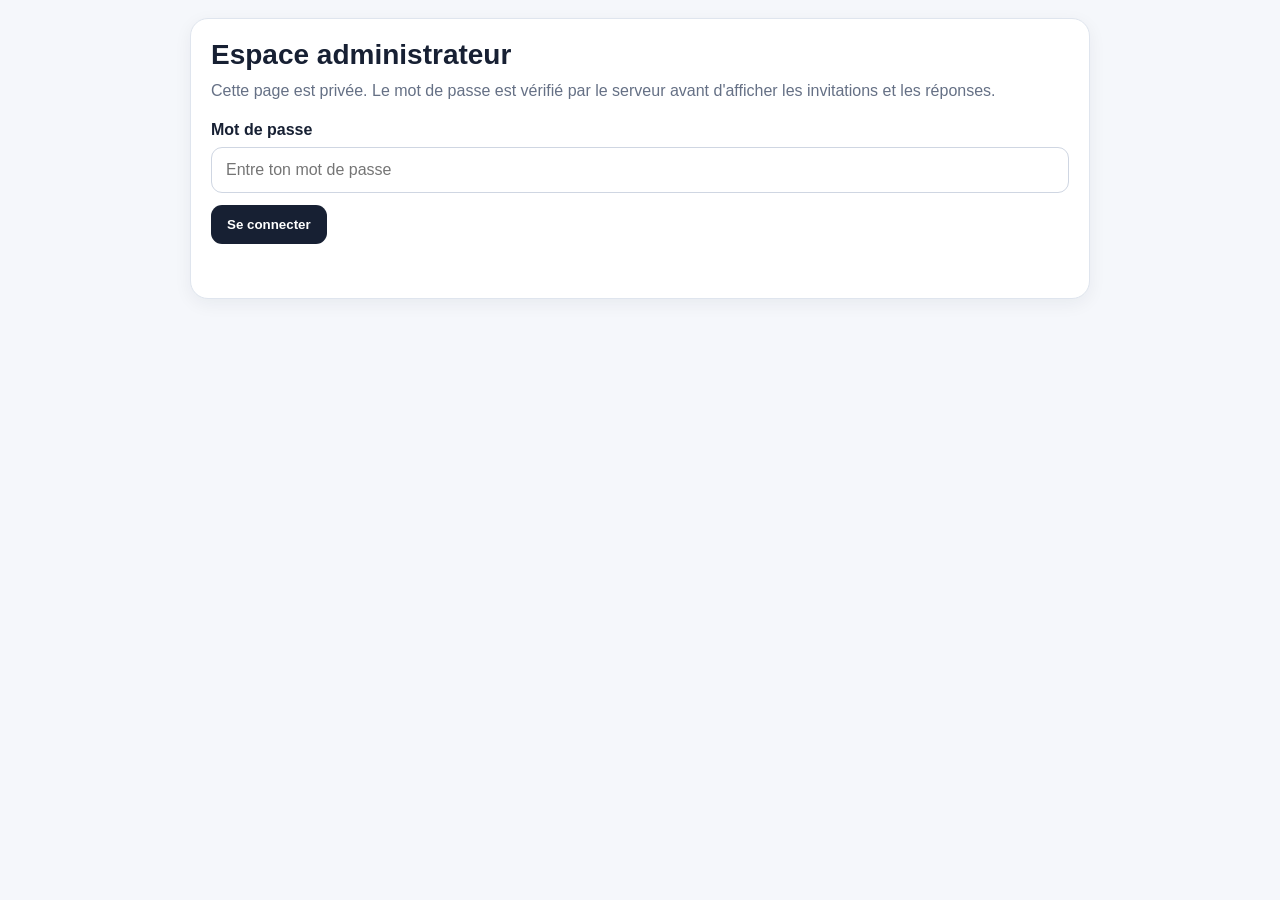
<file: admin.html>
<!doctype html>
<html lang="fr">
<head>
<meta charset="utf-8">
<meta name="viewport" content="width=device-width,initial-scale=1">
<title>Admin — Invitation</title>
<style>
*{box-sizing:border-box}
body{margin:0;background:#f5f7fb;color:#172033;font-family:Arial,Helvetica,sans-serif;padding:18px}
.wrap{max-width:900px;margin:auto}
.card{background:#fff;border:1px solid #dfe5ee;border-radius:18px;padding:20px;margin-bottom:16px;box-shadow:0 5px 18px rgba(20,30,50,.06)}
h1{margin:0 0 8px;font-size:28px}
.sub{color:#657085;margin:0 0 18px;line-height:1.5}
input{width:100%;padding:13px 14px;border:1px solid #cfd6e2;border-radius:11px;font-size:16px;margin:8px 0 12px}
button{border:0;border-radius:11px;padding:12px 16px;font-weight:700;cursor:pointer}
.primary{background:#172033;color:#fff}.secondary{background:#e9edf4;color:#172033}
.status{margin-top:12px;min-height:22px;color:#465268}.error{color:#b42318}.ok{color:#137a43}
.steps{display:grid;grid-template-columns:repeat(3,1fr);gap:10px}
.step{background:#f5f7fb;border-radius:14px;padding:14px}.step b{display:block;margin-bottom:5px}
.step span{color:#657085;font-size:14px;line-height:1.4}
.summary{display:grid;grid-template-columns:repeat(4,1fr);gap:10px}
.stat{background:#f5f7fb;border-radius:14px;padding:14px}.stat b{display:block;font-size:25px}.stat span{font-size:13px;color:#657085}
.inv{border-top:1px solid #e4e8ef;padding:16px 0}.inv:first-child{border-top:0}.inv h3{margin:0 0 5px}
.meta{color:#657085;font-size:13px}.response{margin-top:10px;padding:11px 12px;border-radius:11px;background:#f7f8fa}
.yes{color:#137a43;font-weight:700}.no{color:#b42318;font-weight:700}.empty{color:#7a8598;padding:8px 0}
.actions{display:flex;gap:10px;flex-wrap:wrap}
.copy-link{font-size:13px}
.hidden{display:none}
@media(max-width:650px){.steps,.summary{grid-template-columns:1fr 1fr}}
@media(max-width:430px){.steps,.summary{grid-template-columns:1fr}}
</style>
</head>
<body>
<div class="wrap">

<div id="loginCard" class="card">
  <h1>Espace administrateur</h1>
  <p class="sub">Cette page est privée. Le mot de passe est vérifié par le serveur avant d'afficher les invitations et les réponses.</p>
  <label for="password"><b>Mot de passe</b></label>
  <input id="password" type="password" autocomplete="current-password" placeholder="Entre ton mot de passe">
  <button class="primary" id="login">Se connecter</button>
  <div id="loginStatus" class="status"></div>
</div>

<div id="app" class="hidden">
  <div class="card">
    <h1>Administration des invitations</h1>
    <p class="sub">Tu es connecté. Ici, tu peux préparer les invitations et voir les réponses.</p>
    <div class="steps">
      <div class="step"><b>1. Préparer</b><span>Les invitations sont reliées au serveur.</span></div>
      <div class="step"><b>2. Répondre</b><span>Les invités répondent depuis leur lettre.</span></div>
      <div class="step"><b>3. Voir</b><span>Les réponses apparaissent ici.</span></div>
    </div>
    <div class="actions" style="margin-top:18px">
      <button class="primary" id="start">Activer / préparer les invitations</button>
      <button class="secondary" id="refresh">Actualiser les réponses</button>
      <button class="secondary" id="logout">Se déconnecter</button>
    </div>
    <div id="status" class="status"></div>
  </div>

  <div class="card">
    <h2 style="margin-top:0">Résumé</h2>
    <div id="summary" class="summary">
      <div class="stat"><b>0</b><span>Invitations</span></div>
      <div class="stat"><b>0</b><span>Réponses</span></div>
      <div class="stat"><b>0</b><span>Présents</span></div>
      <div class="stat"><b>0</b><span>Absents</span></div>
    </div>
  </div>

  <div class="card">
    <div class="actions" style="justify-content:space-between;align-items:center">
      <div>
        <h2 style="margin:0">Réponses des invités</h2>
        <p class="sub" style="margin:5px 0 0">Consulte, exporte ou supprime les invitations et leurs réponses.</p>
      </div>
      <button class="secondary" id="exportCsv">Exporter en CSV</button>
    </div>
    <div id="list"><div class="empty">Chargement…</div></div>
  </div>
</div>
</div>

<script>
const API="https://invitation-api.ethan-galea1000.workers.dev";
const groupModel={inviteId:"invitation_groupe_modele_2026",title:"Invitation de groupe — Modèle",message:"Tu es invité(e) à participer à cet événement avec le groupe. Merci d’indiquer ton nom et ta réponse.",date:"",time:"",place:"",host:"Ethan",rsvp:true};
const letters=[
{inviteId:"invitation_jacques_2026",title:"Jacques",message:"Invitation personnelle de Jacques",date:"2026-10-18",time:"14:00",place:"Saint-Rémy-de-Provence",host:"Ethan",rsvp:true},
{inviteId:"lettre_laure_2026",title:"Laure",message:"Invitation de Laure",date:"2026-10-18",time:"14:00",place:"Saint-Rémy-de-Provence",host:"Ethan",rsvp:true},
{inviteId:"lettre_louise_2026",title:"Louise",message:"Invitation personnelle de Louise",date:"2026-10-18",time:"14:00",place:"Saint-Rémy-de-Provence",host:"Ethan",rsvp:true},
{inviteId:"invitation_amaranta_2026",title:"Amaranta",message:"Invitation personnelle de Amaranta",date:"2026-10-18",time:"14:00",place:"Saint-Rémy-de-Provence",host:"Ethan",rsvp:true},
{inviteId:"lettre_iris_2026",title:"Iris",message:"Invitation de Iris",date:"2026-10-18",time:"14:00",place:"Saint-Rémy-de-Provence",host:"Ethan",rsvp:true},
{inviteId:"invitation_alaric_2026",title:"Alaric",message:"Invitation professionnelle d’Alaric",date:"2026-10-18",time:"14:00",place:"Saint-Rémy-de-Provence",host:"Ethan",rsvp:true},
{inviteId:"invitation_louna_2026",title:"Louna",message:"Invitation mission de Louna",date:"2026-10-18",time:"14:00",place:"Saint-Rémy-de-Provence",host:"Ethan",rsvp:true}
];

let password="";
const $=id=>document.getElementById(id);
function esc(s){return String(s??"").replace(/[&<>"']/g,c=>({"&":"&amp;","<":"&lt;",">":"&gt;",'"':"&quot;","'":"&#039;"}[c]))}

async function api(path,opt={}){
  const headers={"Content-Type":"application/json","X-Admin-Password":password,...(opt.headers||{})};
  const fetchOptions={...opt,headers,cache:"no-store",credentials:"include"};
  const r=await fetch(API+path,fetchOptions);
  const j=await r.json().catch(()=>({}));
  if(!r.ok) throw new Error(j.error||"Erreur serveur");
  return j;
}

async function login(){
  const value=$("password").value;
  if(!value){$("loginStatus").textContent="Entre ton mot de passe.";return}
  $("loginStatus").textContent="Vérification…";
  try{
    await fetch(API+"/api/admin/login",{
      method:"POST",
      headers:{"Content-Type":"application/json"},
      credentials:"include",
      body:JSON.stringify({password:value})
    }).then(async r=>{
      const j=await r.json().catch(()=>({}));
      if(!r.ok) throw new Error(j.error||"Connexion impossible");
      return j;
    });
    password=value;
    showApp();
    await load();
  }catch(e){
    $("loginStatus").textContent=e.message;
    $("loginStatus").className="status error";
  }
}

function showApp(){
  $("loginCard").classList.add("hidden");
  $("app").classList.remove("hidden");
}

function logout(){
  fetch(API+"/api/admin/logout",{method:"POST",credentials:"include"}).catch(()=>{});
  password="";
  $("app").classList.add("hidden");
  $("loginCard").classList.remove("hidden");
  $("password").value="";
  $("loginStatus").textContent="Déconnecté.";
  $("loginStatus").className="status";
}

async function prepare(){
  $("status").textContent="Préparation des invitations…";
  try{
    for(const invitation of [...letters, groupModel]){
      await api("/api/invitations",{method:"POST",body:JSON.stringify({invitation})});
    }
    $("status").textContent="C'est prêt. Les invitations sont reliées au système de réponses.";
    $("status").className="status ok";
    await load();
  }catch(e){
    $("status").textContent="Erreur : "+e.message;
    $("status").className="status error";
  }
}

async function load(){
  try{
    const j=await api("/api/invitations");
    const invs=j.invitations||[];
    const rs=invs.flatMap(i=>i.responses||[]);
    const yes=rs.filter(r=>r.answer==="yes").length;
    const no=rs.filter(r=>r.answer==="no").length;
    $("summary").innerHTML=
      '<div class="stat"><b>'+invs.length+'</b><span>Invitations</span></div>'+
      '<div class="stat"><b>'+rs.length+'</b><span>Réponses</span></div>'+
      '<div class="stat"><b>'+yes+'</b><span>Présents</span></div>'+
      '<div class="stat"><b>'+no+'</b><span>Absents</span></div>';

    window.currentInvitations=invs;
    $("list").innerHTML=invs.map(i=>{
      const responses=i.responses||[];
      return '<div class="inv"><h3>'+esc(i.title)+'</h3>'+
        '<div class="meta">'+esc(i.date||"")+' · '+esc(i.time||"")+'</div>'+
        (responses.length?
          responses.map(r=>
            '<div class="response">'+
            '<span class="'+(r.answer==="yes"?"yes":"no")+'">'+(r.answer==="yes"?"✓ Présent":"✕ Absent")+'</span> — '+
            '<b>'+esc(r.name)+'</b>'+
            (Number(r.count)>1?" · "+r.count+" personnes":"")+
            (r.note?"<br>"+esc(r.note):"")+
            '<div class="meta">'+new Date(r.createdAt||r.created_at).toLocaleString("fr-FR")+'</div>'+
            '<div class="actions" style="margin-top:8px"><button class="secondary" onclick="deleteResponse(\''+esc(r.id)+'\',\''+esc(i.inviteId)+'\')">Supprimer cette réponse</button></div>'+
            '</div>'
          ).join("")
          :'<div class="empty">Aucune réponse pour le moment.</div>')+
        '<div class="actions" style="margin-top:12px"><button class="secondary copy-link" onclick="copyInviteLink(\''+esc(i.inviteId)+'\',this)">Copier le lien</button><button class="secondary" onclick="deleteInvitation(\''+esc(i.inviteId)+'\')">Supprimer cette invitation et ses réponses</button></div>'+
        '</div>';
    }).join("")||'<div class="empty">Aucune invitation préparée.</div>';
  }catch(e){
    if(e.message==="Mot de passe incorrect.") logout();
    $("list").innerHTML='<div class="empty">Impossible de charger les réponses : '+esc(e.message)+'</div>';
  }
}

$("login").onclick=login;
$("password").addEventListener("keydown",e=>{if(e.key==="Enter")login()});
async function deleteResponse(responseId, inviteId){
  if(!confirm("Supprimer uniquement cette réponse ?")) return;
  try{
    await api("/api/invitations/"+encodeURIComponent(inviteId)+"/responses/"+encodeURIComponent(responseId),{method:"DELETE"});
    $("status").textContent="Réponse supprimée.";
    $("status").className="status ok";
    await load();
  }catch(e){
    $("status").textContent="Erreur : "+e.message;
    $("status").className="status error";
  }
}

async function deleteInvitation(inviteId){
  const inv=(window.currentInvitations||[]).find(x=>x.inviteId===inviteId);
  if(!inv || !confirm("Supprimer "+(inv.title||inviteId)+" et toutes ses réponses ?")) return;
  try{
    await api("/api/invitations/"+encodeURIComponent(inviteId),{method:"DELETE"});
    $("status").textContent="Invitation supprimée.";
    $("status").className="status ok";
    await load();
  }catch(e){
    $("status").textContent="Erreur : "+e.message;
    $("status").className="status error";
  }
}

async function copyInviteLink(inviteId, button){
  const pageByInvite={
    invitation_groupe_modele_2026:'invitation-groupe-modele.html',
    invitation_jacques_2026:'invitation-jacques-2026.html',
    lettre_louise_2026:'lettre-louise.html',
    lettre_laure_2026:'lettre-laure.html',
    invitation_amaranta_2026:'invitation-amaranta-2026.html',
    lettre_iris_2026:'lettre-iris.html',
    invitation_alaric_2026:'invitation-alaric-2026.html',
    invitation_louna_2026:'invitation-louna-2026.html'
  };
  const page=pageByInvite[inviteId];
  if(!page){
    $("status").textContent="Lien introuvable pour cette invitation.";
    $("status").className="status error";
    return;
  }
  const link = new URL('/Invitation/'+page, window.location.origin);
  try{
    await navigator.clipboard.writeText(link.href);
    const old=button.textContent;
    button.textContent='Lien copié ✓';
    setTimeout(()=>button.textContent=old,1600);
  }catch(e){ prompt('Copie ce lien :', link.href); }
}

function exportCsv(){
  const invs=window.currentInvitations||[];
  const rows=[["Invitation","Identifiant","Nom","Réponse","Nombre","Note","Question personnalisée","Date"]];
  for(const i of invs){
    for(const r of (i.responses||[])){
      rows.push([i.title,i.inviteId,r.name,r.answer==="yes"?"Présent":"Absent",r.count||1,r.note||"",r.custom||"",new Date(r.createdAt||r.created_at).toLocaleString("fr-FR")]);
    }
  }
  if(rows.length===1){ alert("Aucune réponse à exporter."); return; }
  const csv=rows.map(row=>row.map(v=>'"'+String(v??"").replace(/"/g,'""')+'"').join(";")).join("\r\n");
  const blob=new Blob(["\\ufeff"+csv],{type:"text/csv;charset=utf-8"});
  const a=document.createElement("a");
  a.href=URL.createObjectURL(blob);
  a.download="reponses-invitations.csv";
  a.click();
  URL.revokeObjectURL(a.href);
}

$("exportCsv").onclick=exportCsv;
$("start").onclick=prepare;
$("refresh").onclick=async()=>{
  const btn=$("refresh");
  const oldText=btn.textContent;
  btn.disabled=true;
  btn.textContent="Actualisation…";
  $("status").textContent="Actualisation des réponses…";
  $("status").className="status";
  try{
    await load();
    $("status").textContent="Réponses actualisées.";
    $("status").className="status ok";
  }catch(e){
    $("status").textContent="Erreur : "+e.message;
    $("status").className="status error";
  }finally{
    btn.disabled=false;
    btn.textContent=oldText;
  }
};
$("logout").onclick=logout;

api("/api/invitations").then(()=>{showApp();load()}).catch(()=>{});
</script>
</body>
</html>
</file>
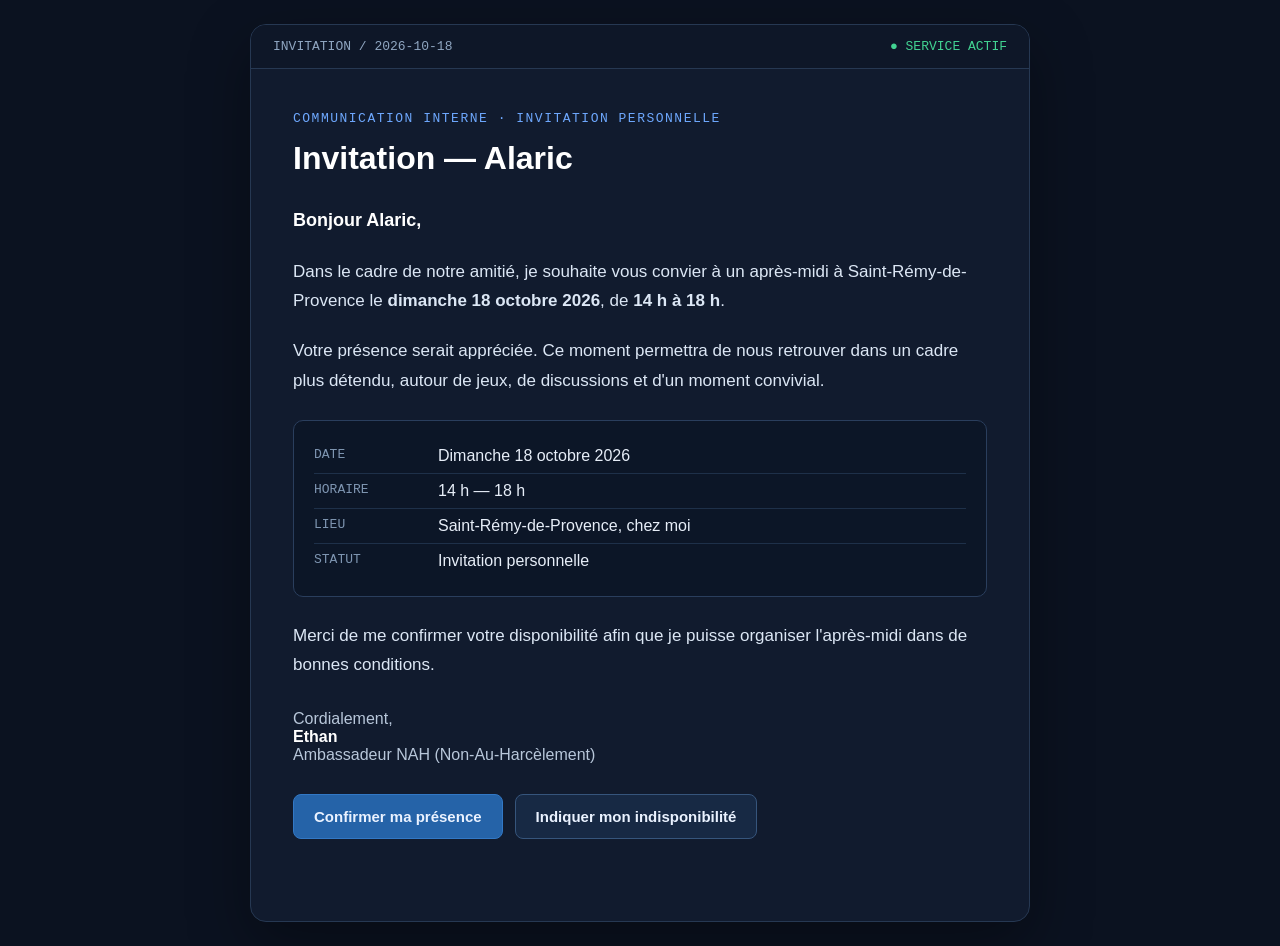
<file: invitation-alaric-2026.html>
<!doctype html><html lang="fr"><head><meta charset="utf-8"><meta name="viewport" content="width=device-width,initial-scale=1"><title>Invitation professionnelle — Alaric</title>
<style>*{box-sizing:border-box}body{margin:0;min-height:100vh;background:#0b1220;color:#dce7f5;font-family:Inter,Segoe UI,Arial,sans-serif;display:flex;align-items:center;justify-content:center;padding:24px}.panel{width:min(780px,100%);background:#111b2e;border:1px solid #263852;border-radius:16px;box-shadow:0 22px 60px rgba(0,0,0,.35);overflow:hidden}.top{background:#0e1728;border-bottom:1px solid #263852;padding:14px 22px;display:flex;justify-content:space-between;font:13px ui-monospace,Consolas,monospace;color:#8fa6c1}.status{color:#42d392}.content{padding:42px}.label{font:13px ui-monospace,Consolas,monospace;color:#6ea8fe;letter-spacing:1.5px;text-transform:uppercase;margin-bottom:14px}h1{margin:0 0 28px;font-size:32px;font-weight:650;color:#fff}.salutation{font-size:18px;font-weight:600;color:#fff}p{font-size:17px;line-height:1.75;margin:0 0 20px}.info{border:1px solid #2a3e5d;border-radius:10px;background:#0c1627;padding:18px 20px;margin:24px 0}.row{display:flex;gap:14px;padding:8px 0;border-bottom:1px solid #1e3049}.row:last-child{border:0}.key{width:110px;color:#7f96b2;font:13px ui-monospace,Consolas,monospace}.value{color:#e7eef8}.signature{margin-top:30px;color:#b8c7da}.signature strong{color:#fff}.actions{display:flex;gap:12px;flex-wrap:wrap;margin-top:30px}button{border:1px solid #36557c;background:#172944;color:#eaf2ff;padding:13px 20px;border-radius:8px;font-size:15px;font-weight:600;cursor:pointer}button.primary{background:#2563a8;border-color:#3278c5}.msg{margin-top:18px;min-height:22px;color:#9fb2c9;font-size:14px}@media(max-width:600px){.content{padding:28px 22px}h1{font-size:26px}.row{display:block}.key{width:auto;margin-bottom:4px}}</style></head>
<body><main class="panel"><header class="top"><span>INVITATION / 2026-10-18</span><span class="status">● SERVICE ACTIF</span></header><section class="content"><div class="label">Communication interne · Invitation personnelle</div><h1>Invitation — Alaric</h1><p class="salutation">Bonjour Alaric,</p><p>Dans le cadre de notre amitié, je souhaite vous convier à un après-midi à Saint-Rémy-de-Provence le <strong>dimanche 18 octobre 2026</strong>, de <strong>14 h à 18 h</strong>.</p><p>Votre présence serait appréciée. Ce moment permettra de nous retrouver dans un cadre plus détendu, autour de jeux, de discussions et d'un moment convivial.</p><div class="info"><div class="row"><span class="key">DATE</span><span class="value">Dimanche 18 octobre 2026</span></div><div class="row"><span class="key">HORAIRE</span><span class="value">14 h — 18 h</span></div><div class="row"><span class="key">LIEU</span><span class="value">Saint-Rémy-de-Provence, chez moi</span></div><div class="row"><span class="key">STATUT</span><span class="value">Invitation personnelle</span></div></div><p>Merci de me confirmer votre disponibilité afin que je puisse organiser l'après-midi dans de bonnes conditions.</p><div class="signature">Cordialement,<br><strong>Ethan</strong><br>Ambassadeur NAH (Non-Au-Harcèlement)</div><div class="actions"><button class="primary" onclick="answer('yes')">Confirmer ma présence</button><button onclick="answer('no')">Indiquer mon indisponibilité</button></div><div class="msg" id="msg"></div></section></main>
<script>const API="https://invitation-api.ethan-galea1000.workers.dev",INVITE_ID="invitation_alaric_2026";async function answer(type){const bs=document.querySelectorAll("button");bs.forEach(b=>b.disabled=true);const m=document.getElementById("msg");m.textContent="Enregistrement de votre réponse…";try{const r=await fetch(API+"/api/invitations/"+encodeURIComponent(INVITE_ID)+"/responses",{method:"POST",headers:{"Content-Type":"application/json"},body:JSON.stringify({answer:type,name:"Alaric",count:1,note:"",custom:""})});const j=await r.json();if(!r.ok)throw new Error(j.error||"Erreur");m.textContent=type==="yes"?"Merci Alaric, votre présence est confirmée.":"Merci Alaric, votre indisponibilité a bien été enregistrée."}catch(e){m.textContent="Impossible d'enregistrer la réponse : "+e.message;bs.forEach(b=>b.disabled=false)}}</script></body></html>
</file>
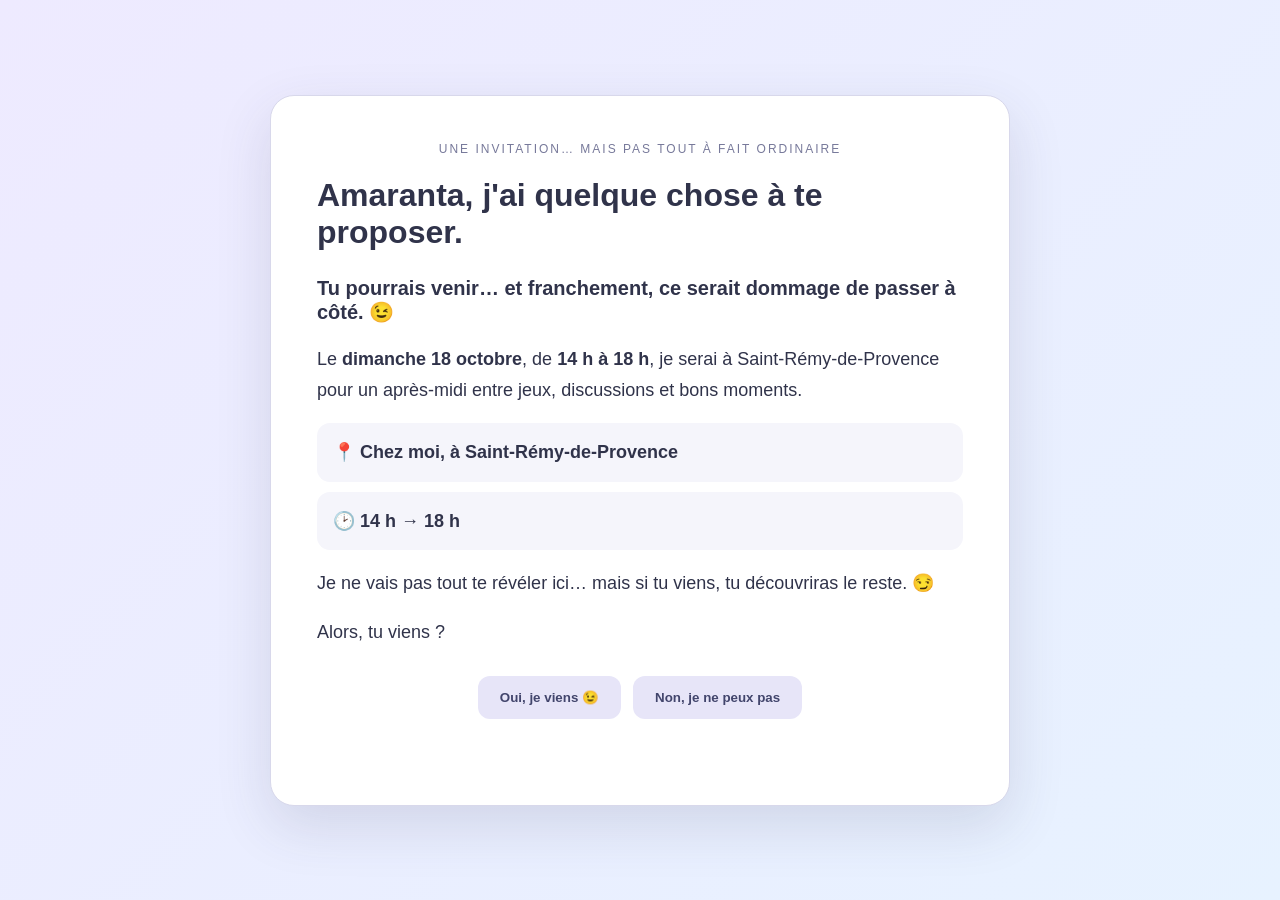
<file: invitation-amaranta-2026.html>
<!doctype html><html lang="fr"><head><meta charset="utf-8"><meta name="viewport" content="width=device-width,initial-scale=1"><title>Invitation pour Amaranta</title>
<style>*{box-sizing:border-box}body{margin:0;min-height:100vh;background:linear-gradient(135deg,#eeeaff,#e7f2ff);font-family:Arial,Helvetica,sans-serif;color:#30334a;display:flex;align-items:center;justify-content:center;padding:24px}.card{width:min(740px,100%);background:#fff;border:1px solid #d8d8eb;border-radius:24px;padding:46px;box-shadow:0 20px 55px rgba(54,54,90,.14);position:relative}.hint{font-size:12px;text-transform:uppercase;letter-spacing:2px;color:#77799a;text-align:center}.hook{font-size:20px;font-weight:700;margin-top:26px}.text{font-size:18px;line-height:1.7}.detail{padding:14px 16px;background:#f5f5fb;border-radius:13px;margin:10px 0}.actions{display:flex;justify-content:center;gap:12px;flex-wrap:wrap;margin-top:28px}.actions button{padding:14px 22px;border:0;border-radius:12px;background:#e7e5f8;color:#42456c;font-weight:700;cursor:pointer}.msg{text-align:center;margin-top:18px;min-height:22px;font-weight:600}</style></head>
<body><main class="card"><div class="hint">Une invitation… mais pas tout à fait ordinaire</div><h1>Amaranta, j'ai quelque chose à te proposer.</h1><p class="hook">Tu pourrais venir… et franchement, ce serait dommage de passer à côté. 😉</p><div class="text"><p>Le <strong>dimanche 18 octobre</strong>, de <strong>14 h à 18 h</strong>, je serai à Saint-Rémy-de-Provence pour un après-midi entre jeux, discussions et bons moments.</p><div class="detail">📍 <strong>Chez moi, à Saint-Rémy-de-Provence</strong></div><div class="detail">🕑 <strong>14 h → 18 h</strong></div><p>Je ne vais pas tout te révéler ici… mais si tu viens, tu découvriras le reste. 😏</p><p>Alors, tu viens ?</p></div><div class="actions"><button onclick="answer('yes')">Oui, je viens 😉</button><button onclick="answer('no')">Non, je ne peux pas</button></div><div class="msg" id="msg"></div></main><script>
const API="https://invitation-api.ethan-galea1000.workers.dev",INVITE_ID="invitation_amaranta_2026";
async function answer(type){const bs=document.querySelectorAll("button");bs.forEach(b=>b.disabled=true);const m=document.getElementById("msg");m.textContent="Enregistrement de ta réponse…";try{const r=await fetch(API+"/api/invitations/"+encodeURIComponent(INVITE_ID)+"/responses",{method:"POST",headers:{"Content-Type":"application/json"},body:JSON.stringify({answer:type,name:"Amaranta",count:1,note:"",custom:""})});const j=await r.json();if(!r.ok)throw new Error(j.error||"Erreur");m.textContent=type==="yes"?"Merci Amaranta, ta réponse a bien été enregistrée.":"Merci Amaranta, j’ai bien enregistré ta réponse."}catch(e){m.textContent="Impossible d'enregistrer la réponse : "+e.message;bs.forEach(b=>b.disabled=false)}}
</script></body></html>
</file>
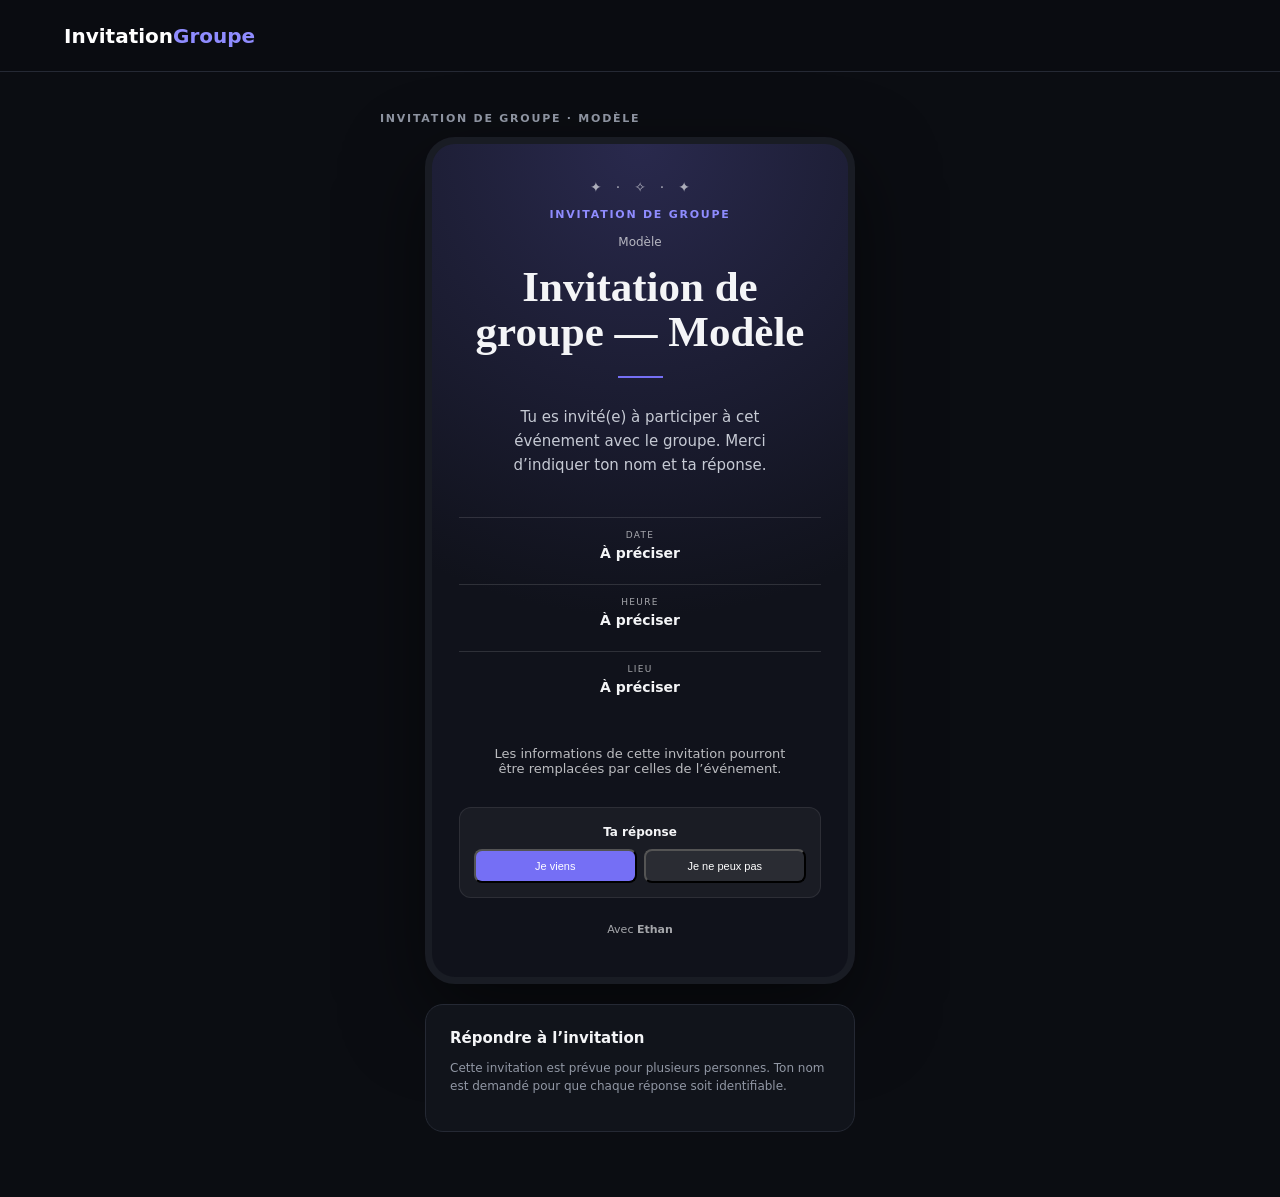
<file: invitation-groupe-modele.html>
<!doctype html>
<html lang="fr">
<head>
<meta charset="UTF-8">
<meta name="viewport" content="width=device-width,initial-scale=1">
<meta name="description" content="Invitation de groupe — Modèle">
<title>Invitation de groupe — Modèle</title>
<link rel="stylesheet" href="style.css">
</head>
<body>
<header class="topbar">
  <a class="brand" href="./">Invitation<span>Groupe</span></a>
</header>

<main class="layout" style="display:block;max-width:760px;padding-top:40px">
  <section class="preview-area" style="position:static;max-width:520px;margin:0 auto">
    <div class="preview-head">
      <span>INVITATION DE GROUPE · MODÈLE</span>
    </div>

    <div class="phone">
      <div id="invitation" class="invitation theme-midnight">
        <div class="sparkles">✦　·　✧　·　✦</div>
        <p class="invite-label">INVITATION DE GROUPE</p>
        <p class="subtitle">Modèle</p>
        <h2>Invitation de groupe — Modèle</h2>
        <div class="divider"></div>
        <p class="message">Tu es invité(e) à participer à cet événement avec le groupe. Merci d’indiquer ton nom et ta réponse.</p>

        <div class="event-info">
          <div><small>DATE</small><strong>À préciser</strong></div>
          <div><small>HEURE</small><strong>À préciser</strong></div>
          <div><small>LIEU</small><strong>À préciser</strong></div>
        </div>

        <p class="details">Les informations de cette invitation pourront être remplacées par celles de l’événement.</p>

        <div class="rsvp-box">
          <strong>Ta réponse</strong>
          <div class="rsvp-buttons">
            <button type="button" data-answer="yes">Je viens</button>
            <button type="button" data-answer="no">Je ne peux pas</button>
          </div>
        </div>

        <p class="host">Avec <strong>Ethan</strong></p>
      </div>
    </div>

    <div class="share-card">
      <strong>Répondre à l’invitation</strong>
      <p>Cette invitation est prévue pour plusieurs personnes. Ton nom est demandé pour que chaque réponse soit identifiable.</p>
      <p id="status" class="hint" aria-live="polite"></p>
    </div>
  </section>
</main>

<div class="response-modal hidden" id="responseModal">
  <div class="modal-card response-card">
    <button class="close" id="closeResponse" type="button">×</button>
    <p class="eyebrow">RÉPONSE</p>
    <h2 id="responseTitle">Ta réponse</h2>

    <label>Ton prénom / nom
      <input id="guestName" maxlength="60" autocomplete="name" placeholder="Ex. Léa">
    </label>

    <label id="guestNoteWrap">Message
      <textarea id="guestNote" maxlength="300" placeholder="Un petit mot…"></textarea>
    </label>

    <div class="response-actions">
      <button class="primary" id="sendResponse" type="button">Envoyer la réponse</button>
      <button class="ghost" id="cancelResponse" type="button">Annuler</button>
    </div>

    <p class="hint">La réponse est enregistrée pour cette invitation de groupe.</p>
  </div>
</div>

<script src="api-config.js"></script>
<script>
const API=(window.INVITATION_API_URL||"").replace(/\/$/,"");
const INVITE_ID="invitation_groupe_modele_2026";
let answer="";

const $=id=>document.getElementById(id);
const status=$("status");

function openResponse(value){
  answer=value;
  $("responseTitle").textContent=value==="yes"?"Je viens":"Je ne peux pas";
  $("responseModal").classList.remove("hidden");
  setTimeout(()=>$("guestName").focus(),50);
}

document.querySelectorAll("[data-answer]").forEach(btn=>{
  btn.addEventListener("click",()=>openResponse(btn.dataset.answer));
});

function closeResponse(){
  $("responseModal").classList.add("hidden");
  $("guestName").value="";
  $("guestNote").value="";
}
$("closeResponse").onclick=closeResponse;
$("cancelResponse").onclick=closeResponse;

$("sendResponse").onclick=async()=>{
  const name=$("guestName").value.trim();
  if(!name){
    status.textContent="Indique ton prénom / nom avant d’envoyer ta réponse.";
    status.className="hint";
    $("guestName").focus();
    return;
  }

  const btn=$("sendResponse");
  btn.disabled=true;
  btn.textContent="Envoi…";
  status.textContent="Enregistrement de ta réponse…";
  status.className="hint";

  try{
    const r=await fetch(API+"/api/invitations/"+encodeURIComponent(INVITE_ID)+"/responses",{
      method:"POST",
      headers:{"Content-Type":"application/json"},
      body:JSON.stringify({
        answer,
        name,
        count:1,
        note:$("guestNote").value.trim(),
        custom:""
      })
    });

    const raw=await r.text();
    let data={};
    try{data=raw?JSON.parse(raw):{}}catch{}

    if(!r.ok) throw new Error(data.error||("Erreur serveur ("+r.status+")"));

    status.textContent=answer==="yes"
      ? "Merci "+name+" : ta présence a bien été enregistrée."
      : "Merci "+name+" : ta réponse a bien été enregistrée.";
    status.className="status ok";
    closeResponse();
  }catch(e){
    status.textContent="Impossible d’enregistrer la réponse : "+e.message;
    status.className="status error";
  }finally{
    btn.disabled=false;
    btn.textContent="Envoyer la réponse";
  }
};
</script>
</body>
</html>
</file>
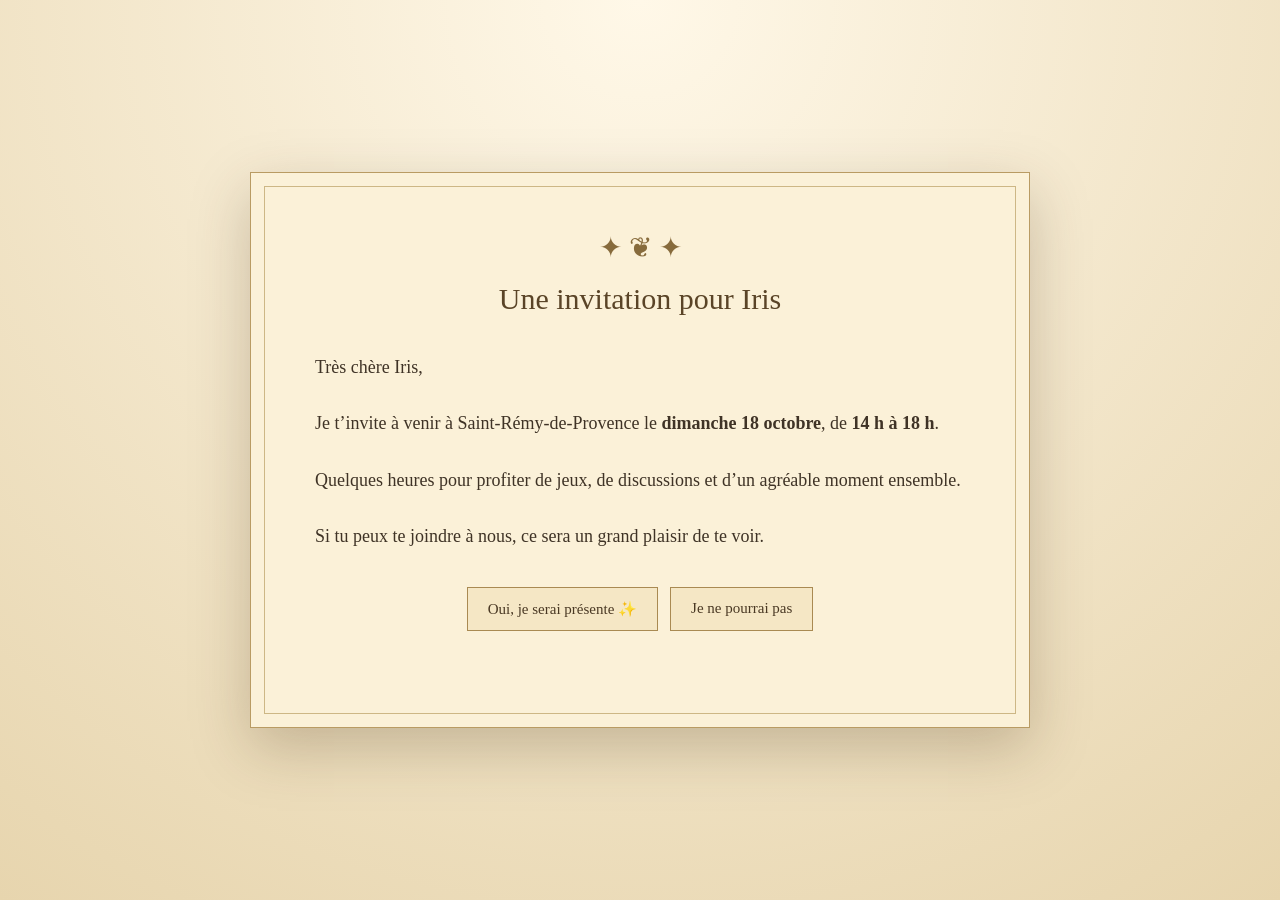
<file: invitation-iris-2026.html>
<!doctype html>
<html lang="fr"><head><meta charset="utf-8"><meta name="viewport" content="width=device-width,initial-scale=1"><title>Invitation pour Iris</title>
<style>
*{box-sizing:border-box}body{margin:0;min-height:100vh;padding:28px;background:radial-gradient(circle at top,#fff8e8,#e7d5ae);color:#3f3326;font-family:Georgia,"Times New Roman",serif;display:flex;justify-content:center;align-items:center}.letter{position:relative;width:min(780px,100%);padding:58px 64px;background:#fbf1d8;border:1px solid #b99b63;box-shadow:0 20px 55px rgba(70,48,20,.25)}.letter:before{content:"";position:absolute;inset:13px;border:1px solid #cdb785;pointer-events:none}.ornament{text-align:center;font-size:28px;color:#876b3c;margin-bottom:18px}h1{text-align:center;font-weight:normal;font-size:30px;margin:0 0 34px;color:#5a4427}p{font-size:18px;line-height:1.9;margin:0 0 22px;text-align:justify}.actions{position:relative;display:flex;justify-content:center;gap:12px;flex-wrap:wrap;margin-top:34px}.actions button{font-family:Georgia,serif;font-size:15px;padding:12px 20px;border:1px solid #a98a52;background:#f5e7c5;color:#4a3924;cursor:pointer}.actions button:hover{background:#ead7ad}.msg{text-align:center;margin-top:16px;min-height:22px;font-style:italic}
</style></head><body><main class="letter"><div class="ornament">✦ ❦ ✦</div><h1>Une invitation pour Iris</h1><p>Très chère Iris,</p><p>Je t’invite à venir à Saint-Rémy-de-Provence le <strong>dimanche 18 octobre</strong>, de <strong>14 h à 18 h</strong>.</p><p>Quelques heures pour profiter de jeux, de discussions et d’un agréable moment ensemble.</p><p>Si tu peux te joindre à nous, ce sera un grand plaisir de te voir.</p><div class="actions"><button onclick="answer('yes')">Oui, je serai présente ✨</button><button onclick="answer('no')">Je ne pourrai pas</button></div><div class="msg" id="msg"></div></main>
<script>
const API="https://invitation-api.ethan-galea1000.workers.dev",INVITE_ID="invitation_iris_2026";
async function answer(type){const bs=document.querySelectorAll("button");bs.forEach(b=>b.disabled=true);const m=document.getElementById("msg");m.textContent="Enregistrement de ta réponse…";try{const r=await fetch(API+"/api/invitations/"+encodeURIComponent(INVITE_ID)+"/responses",{method:"POST",headers:{"Content-Type":"application/json"},body:JSON.stringify({answer:type,name:"Iris",count:1,note:"",custom:""})});const j=await r.json();if(!r.ok)throw new Error(j.error||"Erreur");m.textContent=type==="yes"?"Merci Iris, ta réponse a bien été enregistrée.":"Merci Iris, j’ai bien enregistré ta réponse."}catch(e){m.textContent="Impossible d'enregistrer la réponse : "+e.message;bs.forEach(b=>b.disabled=false)}}
</script></body></html>
</file>
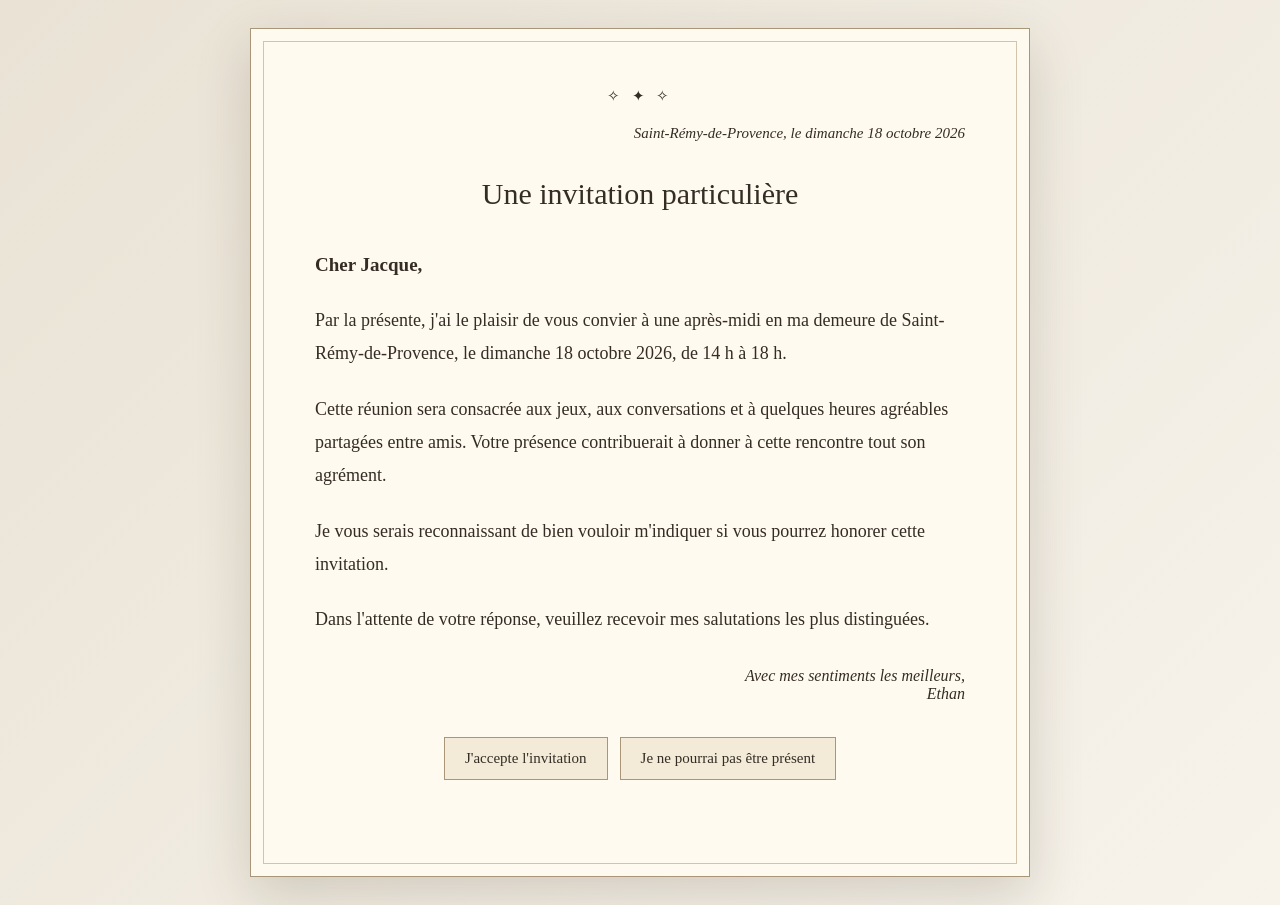
<file: invitation-jacques-2026.html>
<!doctype html><html lang="fr"><head><meta charset="utf-8"><meta name="viewport" content="width=device-width,initial-scale=1"><title>Une invitation pour Jacque</title>
<style>*{box-sizing:border-box}body{margin:0;min-height:100vh;background:linear-gradient(135deg,#e9e2d5,#f7f3eb);font-family:Georgia,"Times New Roman",serif;color:#342d25;display:flex;align-items:center;justify-content:center;padding:28px}.document{width:min(780px,100%);background:#fffaf0;border:1px solid #a99678;box-shadow:0 18px 50px rgba(60,48,30,.18);padding:58px 64px;position:relative}.document:before{content:"";position:absolute;inset:12px;border:1px solid #d2c4aa;pointer-events:none}.date{text-align:right;font-size:15px;font-style:italic;margin-bottom:35px}.crest{text-align:center;font-size:15px;letter-spacing:4px;margin-bottom:20px}h1{text-align:center;font-weight:normal;font-size:30px;margin:0 0 36px}.salutation{font-size:19px;font-weight:bold}p{font-size:18px;line-height:1.85;margin:0 0 22px}.signature{text-align:right;font-style:italic;margin-top:30px}.actions{position:relative;display:flex;justify-content:center;gap:12px;flex-wrap:wrap;margin-top:34px}.actions button{font-family:Georgia,serif;padding:12px 20px;border:1px solid #a99678;background:#f3ead8;color:#342d25;cursor:pointer;font-size:15px}.msg{text-align:center;margin-top:16px;min-height:22px;font-style:italic}@media(max-width:600px){.document{padding:42px 28px}.document:before{inset:8px}h1{font-size:25px}p{font-size:16px;line-height:1.7}}</style></head>
<body><main class="document"><div class="crest">✧ ✦ ✧</div><div class="date">Saint-Rémy-de-Provence, le dimanche 18 octobre 2026</div><h1>Une invitation particulière</h1><p class="salutation">Cher Jacque,</p><p>Par la présente, j'ai le plaisir de vous convier à une après-midi en ma demeure de Saint-Rémy-de-Provence, le dimanche 18 octobre 2026, de 14 h à 18 h.</p><p>Cette réunion sera consacrée aux jeux, aux conversations et à quelques heures agréables partagées entre amis. Votre présence contribuerait à donner à cette rencontre tout son agrément.</p><p>Je vous serais reconnaissant de bien vouloir m'indiquer si vous pourrez honorer cette invitation.</p><p>Dans l'attente de votre réponse, veuillez recevoir mes salutations les plus distinguées.</p><div class="signature">Avec mes sentiments les meilleurs,<br>Ethan</div><div class="actions"><button onclick="answer('yes')">J'accepte l'invitation</button><button onclick="answer('no')">Je ne pourrai pas être présent</button></div><div class="msg" id="msg"></div></main><script>
const API="https://invitation-api.ethan-galea1000.workers.dev",INVITE_ID="invitation_jacques_2026";
async function answer(type){const bs=document.querySelectorAll("button");bs.forEach(b=>b.disabled=true);const m=document.getElementById("msg");m.textContent="Enregistrement de ta réponse…";try{const r=await fetch(API+"/api/invitations/"+encodeURIComponent(INVITE_ID)+"/responses",{method:"POST",headers:{"Content-Type":"application/json"},body:JSON.stringify({answer:type,name:"Jacque",count:1,note:"",custom:""})});const j=await r.json();if(!r.ok)throw new Error(j.error||"Erreur");m.textContent=type==="yes"?"Merci Jacque, ta réponse a bien été enregistrée.":"Merci Jacque, j’ai bien enregistré ta réponse."}catch(e){m.textContent="Impossible d'enregistrer la réponse : "+e.message;bs.forEach(b=>b.disabled=false)}}
</script></body></html>
</file>
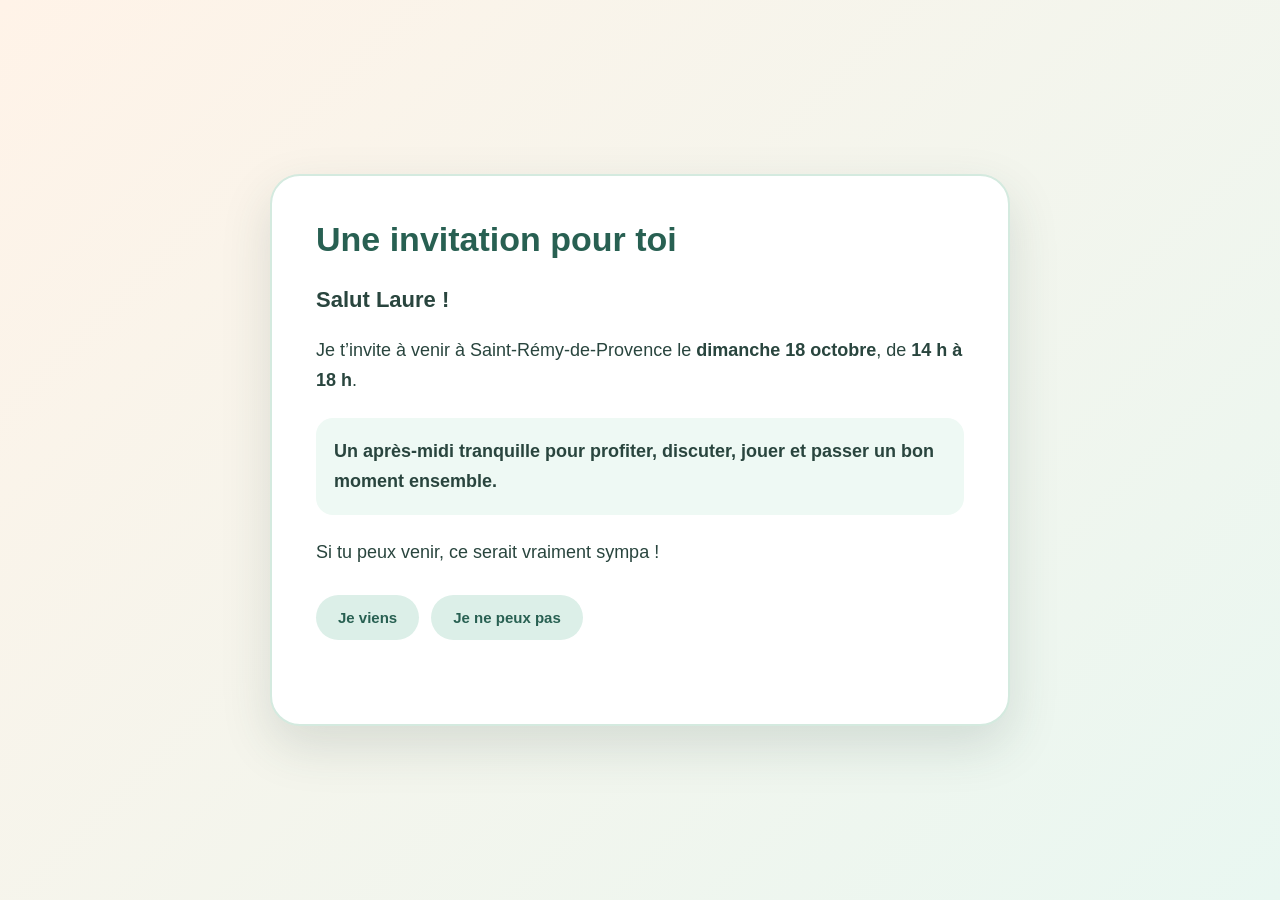
<file: invitation-laure-2026.html>
<!doctype html>
<html lang="fr"><head><meta charset="utf-8"><meta name="viewport" content="width=device-width,initial-scale=1"><title>Invitation pour Laure</title>
<style>
*{box-sizing:border-box}body{margin:0;min-height:100vh;background:linear-gradient(135deg,#fff3e8,#e9f7f1);font-family:Arial,Helvetica,sans-serif;color:#29453e;display:flex;align-items:center;justify-content:center;padding:22px}.card{width:min(740px,100%);background:#fff;border-radius:30px;padding:44px;box-shadow:0 20px 50px rgba(45,75,65,.15);border:2px solid #d4eadf}h1{font-size:34px;margin:0 0 28px;color:#286052}.hello{font-size:22px;font-weight:700}.text{font-size:18px;line-height:1.7}.highlight{padding:18px;border-radius:17px;background:#eef9f4;margin:22px 0;font-weight:600}.actions{display:flex;gap:12px;flex-wrap:wrap;margin-top:28px}.actions button{border:0;border-radius:999px;padding:14px 22px;font-weight:700;font-size:15px;cursor:pointer;background:#dcefe8;color:#286052}.actions button:hover{background:#cce7dd}.msg{margin-top:18px;min-height:22px;font-weight:600}
</style></head><body><main class="card"><h1>Une invitation pour toi</h1><p class="hello">Salut Laure !</p><div class="text"><p>Je t’invite à venir à Saint-Rémy-de-Provence le <strong>dimanche 18 octobre</strong>, de <strong>14 h à 18 h</strong>.</p><div class="highlight">Un après-midi tranquille pour profiter, discuter, jouer et passer un bon moment ensemble.</div><p>Si tu peux venir, ce serait vraiment sympa !</p></div><div class="actions"><button onclick="answer('yes')">Je viens</button><button onclick="answer('no')">Je ne peux pas</button></div><div class="msg" id="msg"></div></main>
<script>
const API="https://invitation-api.ethan-galea1000.workers.dev",INVITE_ID="invitation_laure_2026";
async function answer(type){const bs=document.querySelectorAll("button");bs.forEach(b=>b.disabled=true);const m=document.getElementById("msg");m.textContent="Enregistrement de ta réponse…";try{const r=await fetch(API+"/api/invitations/"+encodeURIComponent(INVITE_ID)+"/responses",{method:"POST",headers:{"Content-Type":"application/json"},body:JSON.stringify({answer:type,name:"Laure",count:1,note:"",custom:""})});const j=await r.json();if(!r.ok)throw new Error(j.error||"Erreur");m.textContent=type==="yes"?"Merci Laure, ta réponse a bien été enregistrée.":"Merci Laure, j’ai bien enregistré ta réponse."}catch(e){m.textContent="Impossible d'enregistrer la réponse : "+e.message;bs.forEach(b=>b.disabled=false)}}
</script></body></html>
</file>
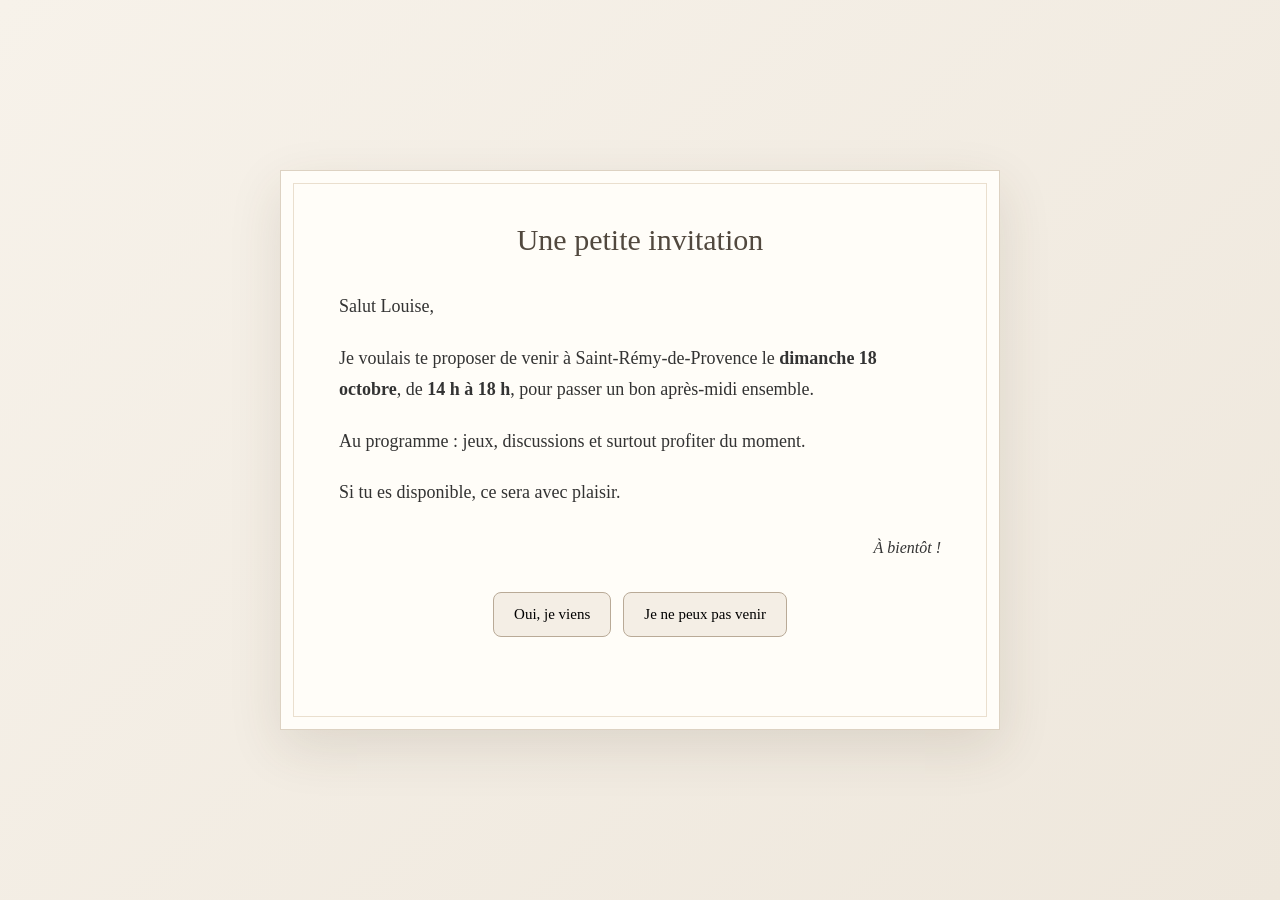
<file: invitation-louise-2026.html>
<!doctype html>
<html lang="fr"><head><meta charset="utf-8"><meta name="viewport" content="width=device-width,initial-scale=1"><title>Invitation pour Louise</title>
<style>
*{box-sizing:border-box}body{margin:0;min-height:100vh;background:linear-gradient(135deg,#f7f2ea,#eee7dc);font-family:Georgia,"Times New Roman",serif;color:#333;display:flex;align-items:center;justify-content:center;padding:24px}.letter{width:min(720px,100%);background:#fffdf8;padding:52px 58px;border:1px solid #ddd2c2;box-shadow:0 18px 50px rgba(70,55,35,.12);position:relative}.letter:before{content:"";position:absolute;inset:12px;border:1px solid #eadfce;pointer-events:none}h1{font-size:30px;font-weight:normal;text-align:center;margin:0 0 34px;color:#51483e}p{font-size:18px;line-height:1.75;margin:0 0 20px}.signature{margin-top:30px;text-align:right;font-style:italic}.actions{position:relative;margin-top:35px;display:flex;gap:12px;justify-content:center;flex-wrap:wrap}.actions button{border:1px solid #b9aa97;background:#f4eee5;padding:13px 20px;border-radius:8px;font-family:inherit;font-size:15px;cursor:pointer}.actions button:hover{background:#eae0d2}.msg{text-align:center;margin-top:18px;font-size:15px;min-height:22px;color:#62594f}
</style></head><body><main class="letter"><h1>Une petite invitation</h1><p>Salut Louise,</p><p>Je voulais te proposer de venir à Saint-Rémy-de-Provence le <strong>dimanche 18 octobre</strong>, de <strong>14 h à 18 h</strong>, pour passer un bon après-midi ensemble.</p><p>Au programme : jeux, discussions et surtout profiter du moment.</p><p>Si tu es disponible, ce sera avec plaisir.</p><div class="signature">À bientôt !</div><div class="actions"><button onclick="answer('yes')">Oui, je viens</button><button onclick="answer('no')">Je ne peux pas venir</button></div><div class="msg" id="msg"></div></main>
<script>
const API="https://invitation-api.ethan-galea1000.workers.dev",INVITE_ID="invitation_louise_2026";
async function answer(type){const bs=document.querySelectorAll("button");bs.forEach(b=>b.disabled=true);const m=document.getElementById("msg");m.textContent="Enregistrement de ta réponse…";try{const r=await fetch(API+"/api/invitations/"+encodeURIComponent(INVITE_ID)+"/responses",{method:"POST",headers:{"Content-Type":"application/json"},body:JSON.stringify({answer:type,name:"Louise",count:1,note:"",custom:""})});const j=await r.json();if(!r.ok)throw new Error(j.error||"Erreur");m.textContent=type==="yes"?"Merci Louise, ta réponse a bien été enregistrée.":"Merci Louise, j’ai bien enregistré ta réponse."}catch(e){m.textContent="Impossible d'enregistrer la réponse : "+e.message;bs.forEach(b=>b.disabled=false)}}
</script></body></html>
</file>
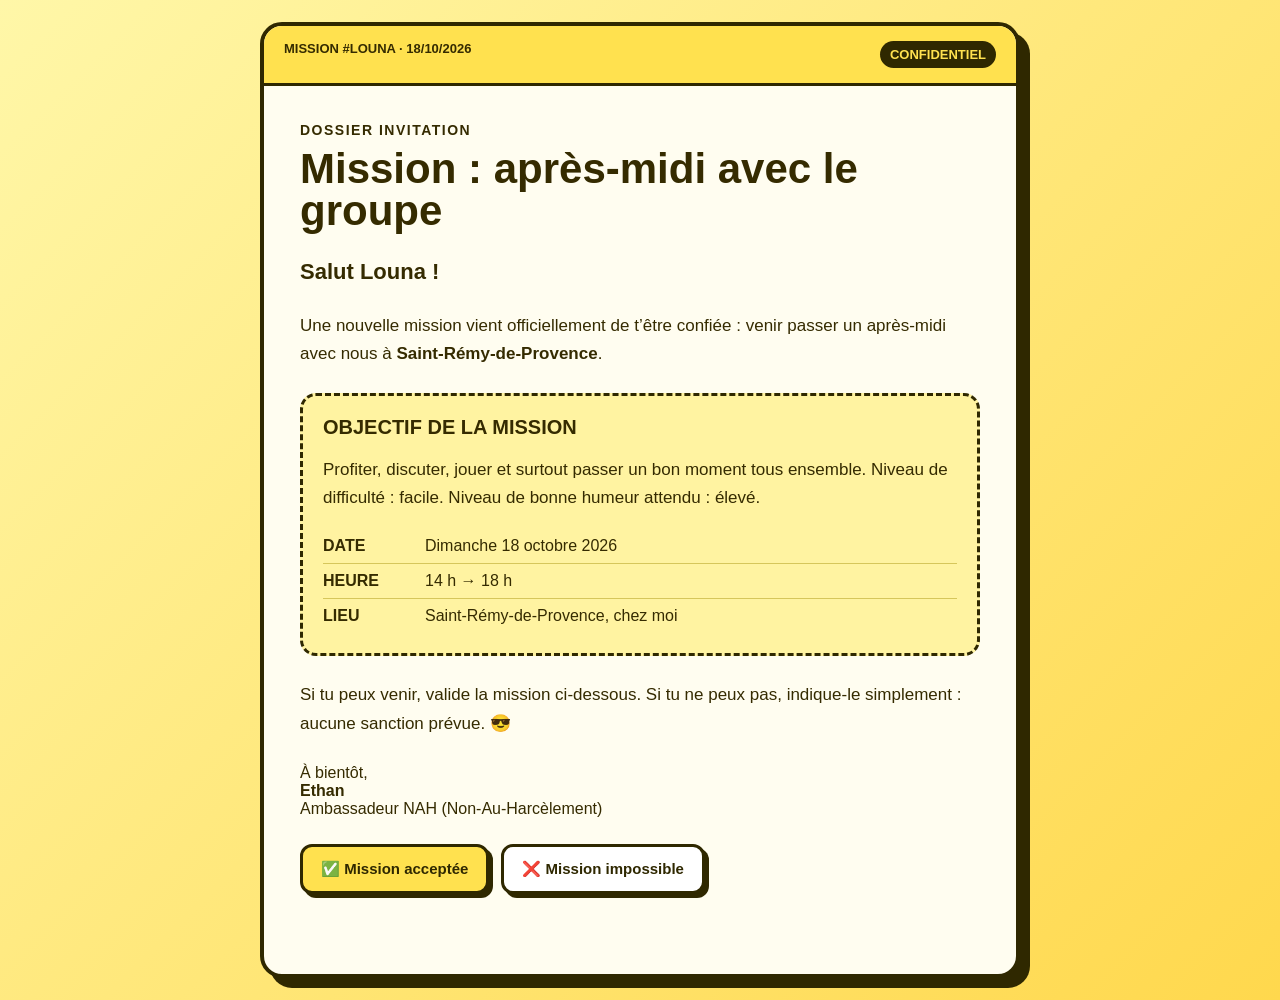
<file: invitation-louna-2026.html>
<!doctype html>
<html lang="fr">
<head>
<meta charset="utf-8">
<meta name="viewport" content="width=device-width,initial-scale=1">
<title>Mission — Louna</title>
<style>
*{box-sizing:border-box}
body{margin:0;min-height:100vh;background:linear-gradient(135deg,#fff7a8,#ffd84d);font-family:Arial,sans-serif;color:#352b00;display:flex;align-items:center;justify-content:center;padding:22px}
.card{width:min(760px,100%);background:#fffdf0;border:4px solid #2f2800;border-radius:22px;box-shadow:10px 10px 0 #2f2800;overflow:hidden}
.top{background:#ffe14f;border-bottom:3px solid #2f2800;padding:15px 20px;display:flex;justify-content:space-between;gap:12px;font-weight:800;text-transform:uppercase;font-size:13px}
.badge{background:#2f2800;color:#ffe14f;padding:6px 10px;border-radius:999px}
.content{padding:36px}
.kicker{font-size:14px;font-weight:900;letter-spacing:1.5px;text-transform:uppercase}
h1{font-size:42px;margin:10px 0 22px;line-height:1}
.salut{font-size:22px;font-weight:800}
p{font-size:17px;line-height:1.65}
.mission{margin:25px 0;padding:20px;background:#fff3a1;border:3px dashed #2f2800;border-radius:16px}
.mission strong{font-size:20px}
.row{display:flex;gap:12px;padding:8px 0;border-bottom:1px solid #d6c65b}
.row:last-child{border:0}
.key{width:90px;font-weight:900}
.actions{display:flex;flex-wrap:wrap;gap:12px;margin-top:26px}
button{border:3px solid #2f2800;border-radius:12px;background:#fff;color:#2f2800;padding:13px 18px;font-weight:900;font-size:15px;cursor:pointer;box-shadow:4px 4px 0 #2f2800}
button.primary{background:#ffe14f}
button:disabled{opacity:.6;cursor:wait}
.msg{margin-top:20px;min-height:24px;font-weight:700}
.signature{margin-top:26px}
@media(max-width:600px){.content{padding:26px 20px}h1{font-size:34px}.row{display:block}.key{margin-bottom:3px}}
</style>
</head>
<body>
<main class="card">
<header class="top"><span>MISSION #LOUNA · 18/10/2026</span><span class="badge">CONFIDENTIEL</span></header>
<section class="content">
<div class="kicker">Dossier invitation</div>
<h1>Mission : après-midi avec le groupe</h1>
<p class="salut">Salut Louna !</p>
<p>Une nouvelle mission vient officiellement de t’être confiée : venir passer un après-midi avec nous à <strong>Saint-Rémy-de-Provence</strong>.</p>
<div class="mission">
<strong>OBJECTIF DE LA MISSION</strong>
<p>Profiter, discuter, jouer et surtout passer un bon moment tous ensemble. Niveau de difficulté : facile. Niveau de bonne humeur attendu : élevé.</p>
<div class="row"><span class="key">DATE</span><span>Dimanche 18 octobre 2026</span></div>
<div class="row"><span class="key">HEURE</span><span>14 h → 18 h</span></div>
<div class="row"><span class="key">LIEU</span><span>Saint-Rémy-de-Provence, chez moi</span></div>
</div>
<p>Si tu peux venir, valide la mission ci-dessous. Si tu ne peux pas, indique-le simplement : aucune sanction prévue. 😎</p>
<div class="signature">À bientôt,<br><strong>Ethan</strong><br>Ambassadeur NAH (Non-Au-Harcèlement)</div>
<div class="actions">
<button class="primary" onclick="answer('yes')">✅ Mission acceptée</button>
<button onclick="answer('no')">❌ Mission impossible</button>
</div>
<div class="msg" id="msg"></div>
</section>
</main>
<script>
const API="https://invitation-api.ethan-galea1000.workers.dev",INVITE_ID="invitation_louna_2026";
async function answer(type){
 const bs=document.querySelectorAll("button");bs.forEach(b=>b.disabled=true);
 const m=document.getElementById("msg");m.textContent="Transmission de la réponse…";
 try{
  const r=await fetch(API+"/api/invitations/"+encodeURIComponent(INVITE_ID)+"/responses",{method:"POST",headers:{"Content-Type":"application/json"},body:JSON.stringify({answer:type,name:"Louna",count:1,note:"",custom:""})});
  const j=await r.json();if(!r.ok)throw new Error(j.error||"Erreur");
  m.textContent=type==="yes"?"Mission enregistrée : Louna sera là ! 🎉":"Réponse enregistrée. Merci d’avoir prévenu !";
 }catch(e){m.textContent="Impossible d'enregistrer la réponse : "+e.message;bs.forEach(b=>b.disabled=false)}
}
</script>
</body>
</html>
</file>
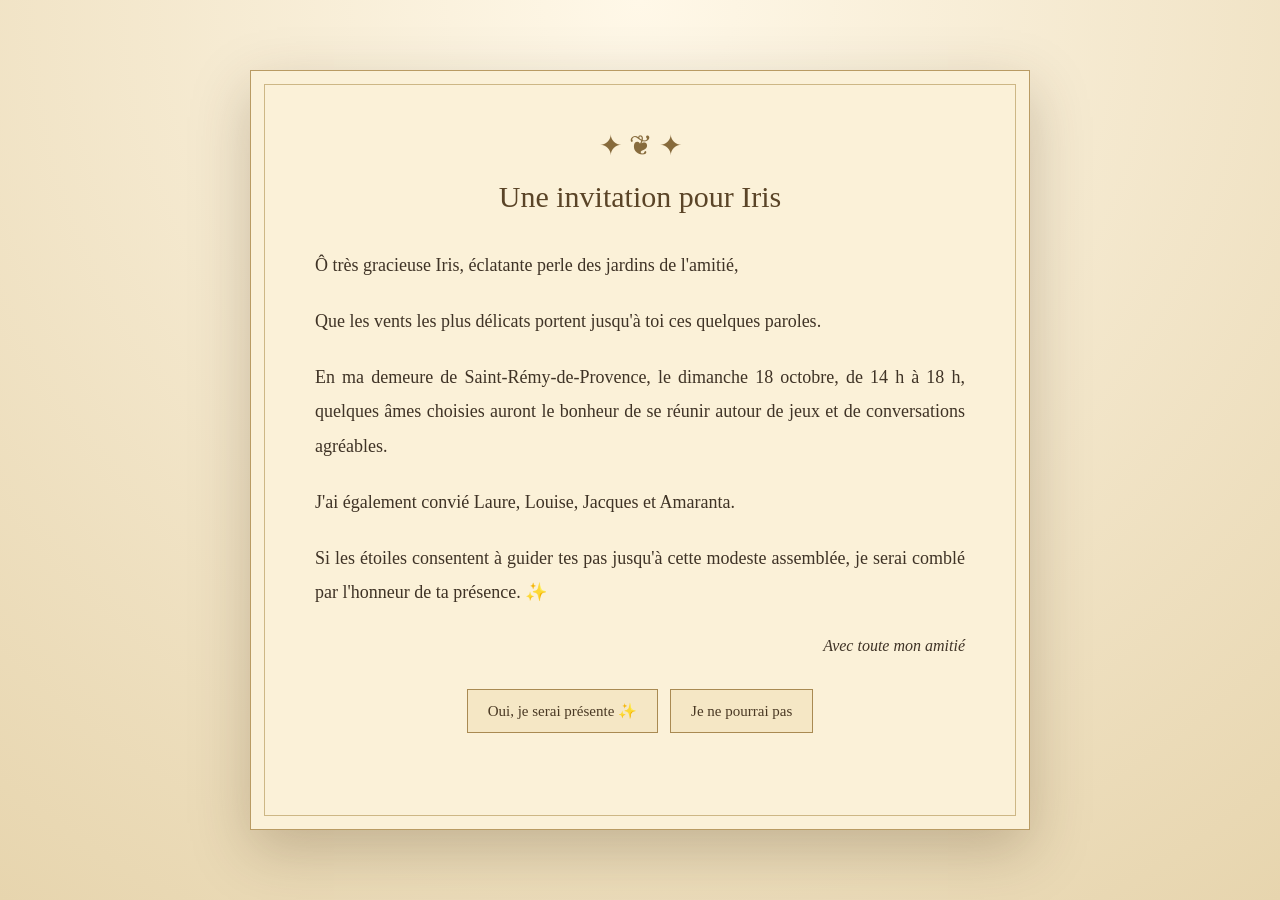
<file: lettre-iris.html>
<!doctype html><html lang="fr"><head><meta charset="utf-8"><meta name="viewport" content="width=device-width,initial-scale=1"><title>Une invitation pour Iris</title>
<style>*{box-sizing:border-box}body{margin:0;min-height:100vh;padding:28px;background:radial-gradient(circle at top,#fff8e8,#e7d5ae);color:#3f3326;font-family:Georgia,"Times New Roman",serif;display:flex;justify-content:center;align-items:center}.letter{position:relative;width:min(780px,100%);padding:58px 64px;background:#fbf1d8;border:1px solid #b99b63;box-shadow:0 20px 55px rgba(70,48,20,.25)}.letter:before{content:"";position:absolute;inset:13px;border:1px solid #cdb785;pointer-events:none}.ornament{text-align:center;font-size:28px;color:#876b3c;margin-bottom:18px}h1{text-align:center;font-weight:normal;font-size:30px;margin:0 0 34px;color:#5a4427}p{font-size:18px;line-height:1.9;margin:0 0 22px;text-align:justify}.closing{text-align:right;font-style:italic;margin-top:28px}.actions{position:relative;display:flex;justify-content:center;gap:12px;flex-wrap:wrap;margin-top:34px}.actions button{font-family:Georgia,serif;font-size:15px;padding:12px 20px;border:1px solid #a98a52;background:#f5e7c5;color:#4a3924;cursor:pointer}.actions button:hover{background:#ead7ad}.msg{text-align:center;margin-top:16px;min-height:22px;font-style:italic}@media(max-width:600px){.letter{padding:42px 28px}.letter:before{inset:8px}h1{font-size:25px}p{font-size:16px;line-height:1.75}}</style></head>
<body><main class="letter"><div class="ornament">✦ ❦ ✦</div><h1>Une invitation pour Iris</h1>
<p>Ô très gracieuse Iris, éclatante perle des jardins de l'amitié,</p><p>Que les vents les plus délicats portent jusqu'à toi ces quelques paroles.</p><p>En ma demeure de Saint-Rémy-de-Provence, le dimanche 18 octobre, de 14 h à 18 h, quelques âmes choisies auront le bonheur de se réunir autour de jeux et de conversations agréables.</p><p>J'ai également convié Laure, Louise, Jacques et Amaranta.</p><p>Si les étoiles consentent à guider tes pas jusqu'à cette modeste assemblée, je serai comblé par l'honneur de ta présence. ✨</p><div class="closing">Avec toute mon amitié</div><div class="actions"><button onclick="answer('yes')">Oui, je serai présente ✨</button><button onclick="answer('no')">Je ne pourrai pas</button></div><div class="msg" id="msg"></div></main><script>
const API="https://invitation-api.ethan-galea1000.workers.dev",INVITE_ID="lettre_iris_2026";
async function answer(type){const bs=document.querySelectorAll("button");bs.forEach(b=>b.disabled=true);const m=document.getElementById("msg");m.textContent="Enregistrement de ta réponse…";try{const r=await fetch(API+"/api/invitations/"+encodeURIComponent(INVITE_ID)+"/responses",{method:"POST",headers:{"Content-Type":"application/json"},body:JSON.stringify({answer:type,name:"Iris",count:1,note:"",custom:""})});const j=await r.json();if(!r.ok)throw new Error(j.error||"Erreur");m.textContent=type==="yes"?"Merci Iris, ta réponse a bien été enregistrée.":"Merci Iris, j’ai bien enregistré ta réponse."}catch(e){m.textContent="Impossible d'enregistrer la réponse : "+e.message;bs.forEach(b=>b.disabled=false)}}
</script></body></html>
</file>
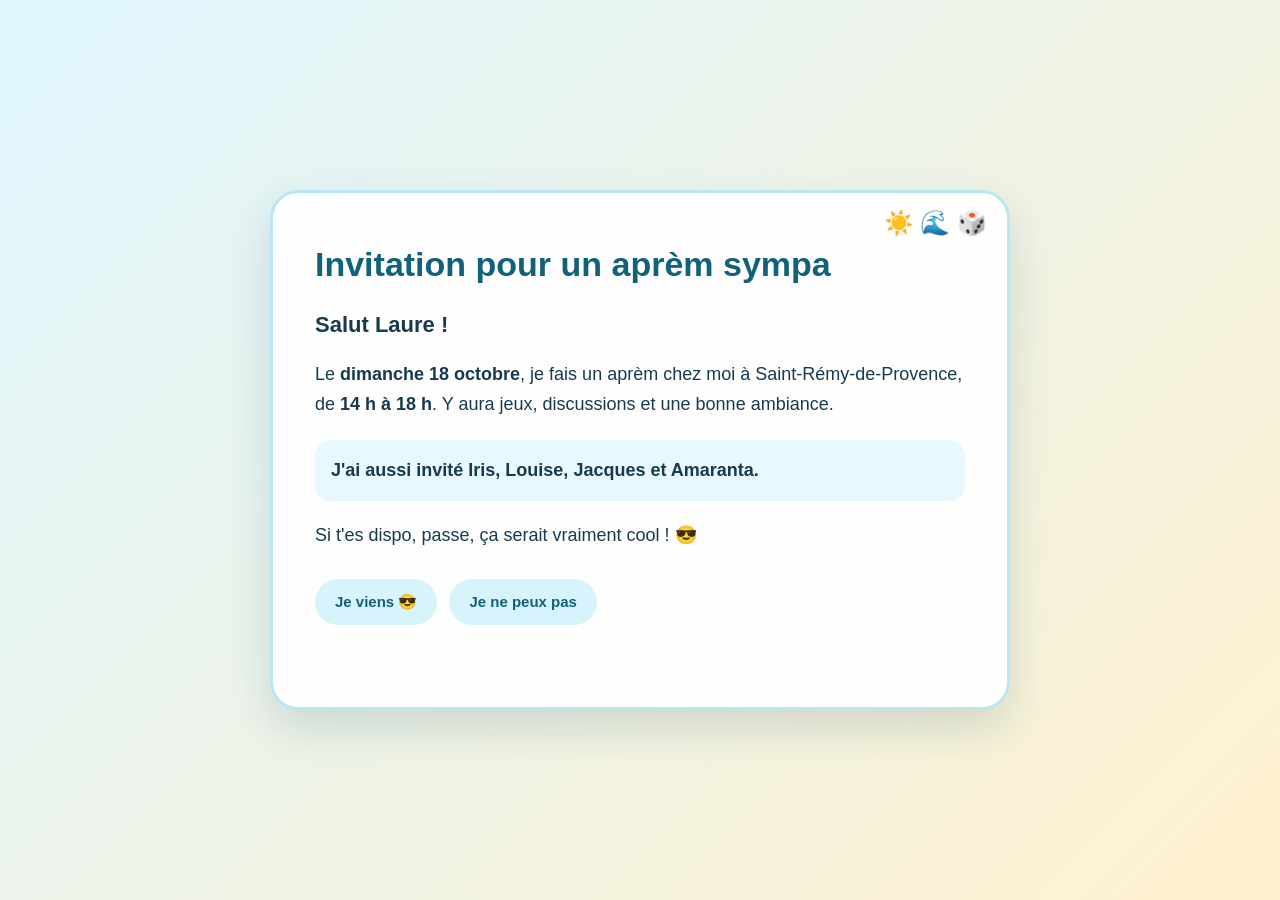
<file: lettre-laure.html>
<!doctype html><html lang="fr"><head><meta charset="utf-8"><meta name="viewport" content="width=device-width,initial-scale=1"><title>Invitation pour Laure</title>
<style>*{box-sizing:border-box}body{margin:0;min-height:100vh;background:linear-gradient(135deg,#dff6ff,#fff1cf);font-family:Arial,Helvetica,sans-serif;color:#173b4d;display:flex;align-items:center;justify-content:center;padding:22px}.card{width:min(740px,100%);background:rgba(255,255,255,.94);border-radius:28px;padding:42px;box-shadow:0 18px 45px rgba(33,91,111,.18);border:3px solid #b9e6f2;position:relative;overflow:hidden}.card:after{content:"☀️  🌊  🎲";position:absolute;right:20px;top:16px;font-size:24px}h1{margin:10px 0 28px;font-size:34px;color:#12617a}.hello{font-size:22px;font-weight:700}.text{font-size:18px;line-height:1.65}.highlight{background:#e7f9ff;border-radius:16px;padding:16px;margin:20px 0;font-weight:600}.actions{display:flex;gap:12px;flex-wrap:wrap;margin-top:28px}.actions button{border:0;border-radius:999px;padding:14px 20px;font-weight:700;font-size:15px;cursor:pointer;background:#d7f3fb;color:#12617a}.actions button:hover{transform:translateY(-1px);background:#c5edf8}.msg{margin-top:18px;font-weight:600;min-height:22px}@media(max-width:600px){.card{padding:28px 22px;border-radius:22px}h1{font-size:28px}.text{font-size:16px}.card:after{font-size:19px}}</style></head>
<body><main class="card"><h1>Invitation pour un aprèm sympa</h1><p class="hello">Salut Laure !</p><div class="text"><p>Le <strong>dimanche 18 octobre</strong>, je fais un aprèm chez moi à Saint-Rémy-de-Provence, de <strong>14 h à 18 h</strong>. Y aura jeux, discussions et une bonne ambiance.</p><div class="highlight">J'ai aussi invité Iris, Louise, Jacques et Amaranta.</div><p>Si t'es dispo, passe, ça serait vraiment cool ! 😎</p></div><div class="actions"><button onclick="answer('yes')">Je viens 😎</button><button onclick="answer('no')">Je ne peux pas</button></div><div class="msg" id="msg"></div></main><script>
const API="https://invitation-api.ethan-galea1000.workers.dev",INVITE_ID="lettre_laure_2026";
async function answer(type){const bs=document.querySelectorAll("button");bs.forEach(b=>b.disabled=true);const m=document.getElementById("msg");m.textContent="Enregistrement de ta réponse…";try{const r=await fetch(API+"/api/invitations/"+encodeURIComponent(INVITE_ID)+"/responses",{method:"POST",headers:{"Content-Type":"application/json"},body:JSON.stringify({answer:type,name:"Laure",count:1,note:"",custom:""})});const j=await r.json();if(!r.ok)throw new Error(j.error||"Erreur");m.textContent=type==="yes"?"Merci Laure, ta réponse a bien été enregistrée.":"Merci Laure, j’ai bien enregistré ta réponse."}catch(e){m.textContent="Impossible d'enregistrer la réponse : "+e.message;bs.forEach(b=>b.disabled=false)}}
</script></body></html>
</file>
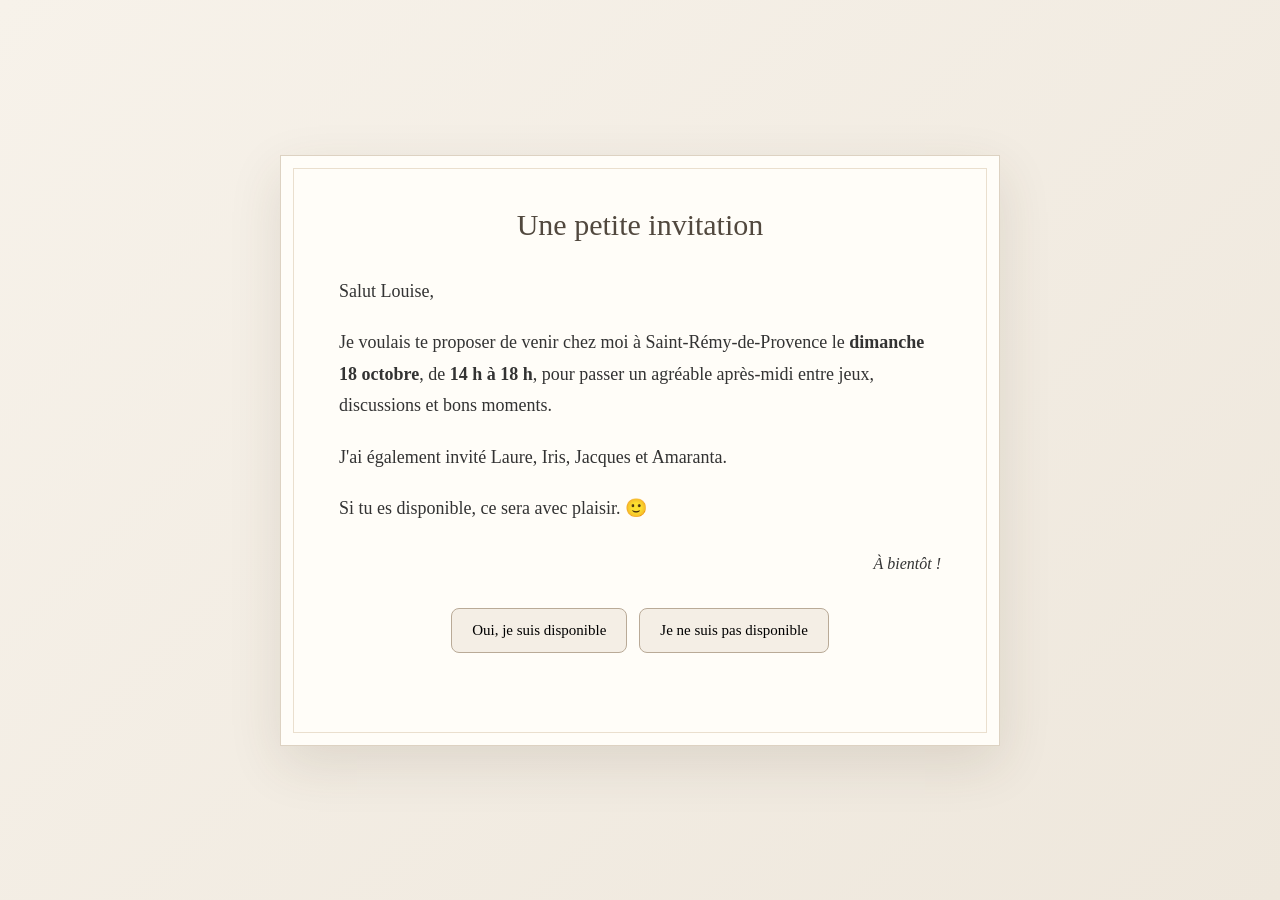
<file: lettre-louise.html>
<!doctype html><html lang="fr"><head><meta charset="utf-8"><meta name="viewport" content="width=device-width,initial-scale=1"><title>Une petite invitation</title>
<style>*{box-sizing:border-box}body{margin:0;min-height:100vh;background:linear-gradient(135deg,#f7f2ea,#eee7dc);font-family:Georgia,"Times New Roman",serif;color:#333;display:flex;align-items:center;justify-content:center;padding:24px}.letter{width:min(720px,100%);background:#fffdf8;padding:52px 58px;border:1px solid #ddd2c2;box-shadow:0 18px 50px rgba(70,55,35,.12);position:relative}.letter:before{content:"";position:absolute;inset:12px;border:1px solid #eadfce;pointer-events:none}h1{font-size:30px;font-weight:normal;text-align:center;margin:0 0 34px;color:#51483e}p{font-size:18px;line-height:1.75;margin:0 0 20px}.signature{margin-top:30px;text-align:right;font-style:italic}.actions{position:relative;margin-top:35px;display:flex;gap:12px;justify-content:center;flex-wrap:wrap}.actions button{border:1px solid #b9aa97;background:#f4eee5;padding:13px 20px;border-radius:8px;font-family:inherit;font-size:15px;cursor:pointer}.actions button:hover{background:#eae0d2}.msg{text-align:center;margin-top:18px;font-size:15px;min-height:22px;color:#62594f}@media(max-width:600px){.letter{padding:38px 28px}.letter:before{inset:8px}h1{font-size:25px}p{font-size:16px}}</style></head>
<body><main class="letter"><h1>Une petite invitation</h1><p>Salut Louise,</p><p>Je voulais te proposer de venir chez moi à Saint-Rémy-de-Provence le <strong>dimanche 18 octobre</strong>, de <strong>14 h à 18 h</strong>, pour passer un agréable après-midi entre jeux, discussions et bons moments.</p><p>J'ai également invité Laure, Iris, Jacques et Amaranta.</p><p>Si tu es disponible, ce sera avec plaisir. 🙂</p><div class="signature">À bientôt !</div><div class="actions"><button onclick="answer('yes')">Oui, je suis disponible</button><button onclick="answer('no')">Je ne suis pas disponible</button></div><div class="msg" id="msg"></div></main><script>
const API="https://invitation-api.ethan-galea1000.workers.dev",INVITE_ID="lettre_louise_2026";
async function answer(type){const bs=document.querySelectorAll("button");bs.forEach(b=>b.disabled=true);const m=document.getElementById("msg");m.textContent="Enregistrement de ta réponse…";try{const r=await fetch(API+"/api/invitations/"+encodeURIComponent(INVITE_ID)+"/responses",{method:"POST",headers:{"Content-Type":"application/json"},body:JSON.stringify({answer:type,name:"Louise",count:1,note:"",custom:""})});const j=await r.json();if(!r.ok)throw new Error(j.error||"Erreur");m.textContent=type==="yes"?"Merci Louise, ta réponse a bien été enregistrée.":"Merci Louise, j’ai bien enregistré ta réponse."}catch(e){m.textContent="Impossible d'enregistrer la réponse : "+e.message;bs.forEach(b=>b.disabled=false)}}
</script></body></html>
</file>
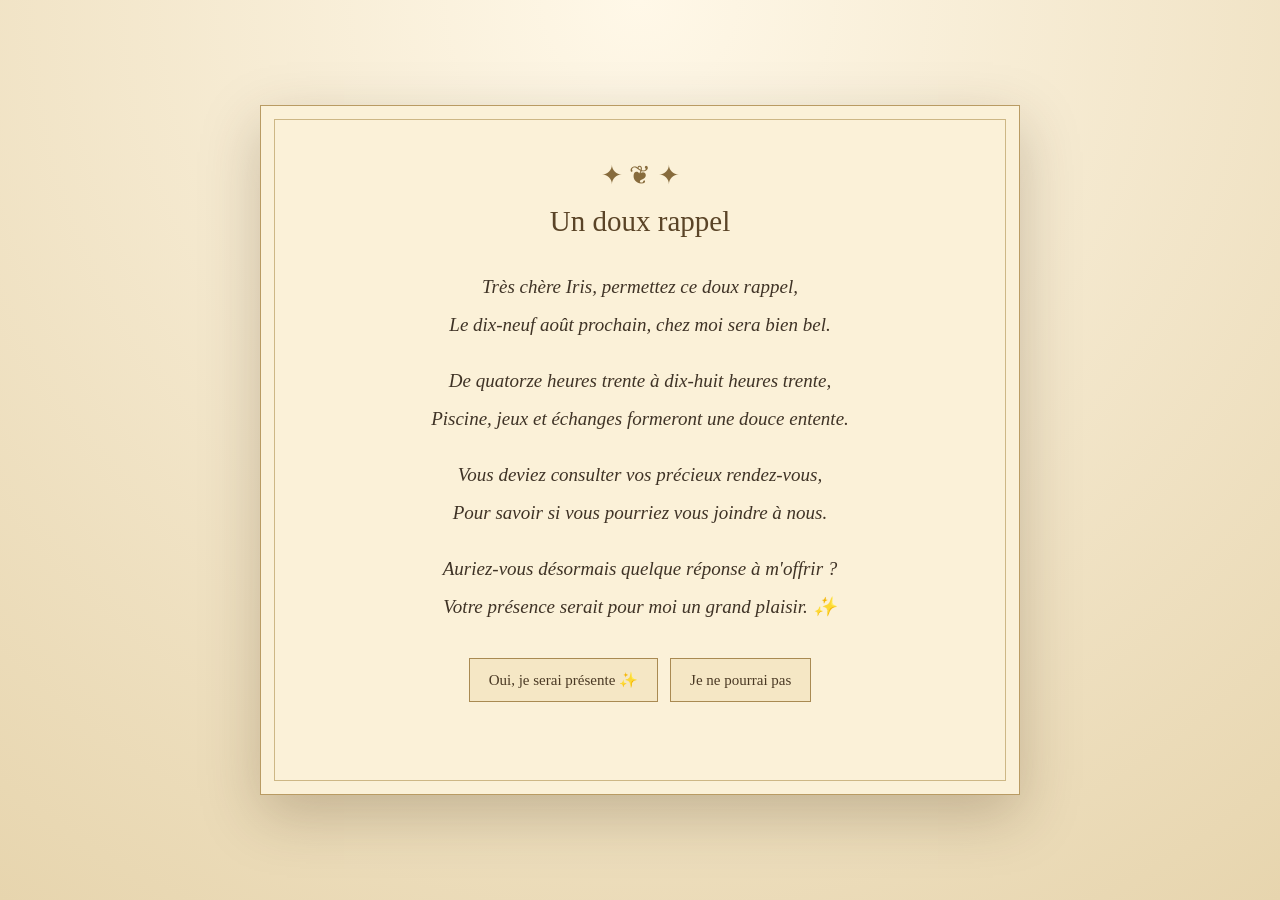
<file: rappel-iris.html>
<!doctype html>
<html lang="fr">
<head>
<meta charset="utf-8">
<meta name="viewport" content="width=device-width,initial-scale=1">
<title>Rappel pour Iris</title>
<style>
*{box-sizing:border-box}body{margin:0;min-height:100vh;padding:28px;background:radial-gradient(circle at top,#fff8e8,#e7d5ae);color:#3f3326;font-family:Georgia,"Times New Roman",serif;display:flex;justify-content:center;align-items:center}
.scroll{width:min(760px,100%);padding:54px 58px;background:#fbf1d8;border:1px solid #b99b63;box-shadow:0 20px 55px rgba(70,48,20,.25);position:relative}.scroll:before{content:"";position:absolute;inset:13px;border:1px solid #cdb785;pointer-events:none}.seal{text-align:center;font-size:26px;margin-bottom:14px;color:#876b3c}h1{text-align:center;font-weight:normal;font-size:29px;margin:0 0 30px;color:#5a4427}.verse{font-size:19px;line-height:2;text-align:center;font-style:italic}.verse p{margin:0 0 18px}.actions{position:relative;display:flex;justify-content:center;gap:12px;flex-wrap:wrap;margin-top:32px}.actions button{font-family:Georgia,serif;font-size:15px;padding:12px 19px;border:1px solid #a98a52;background:#f5e7c5;color:#4a3924;cursor:pointer}.actions button:hover{background:#ead7ad}.msg{text-align:center;margin-top:16px;min-height:22px;font-style:italic}
@media(max-width:600px){.scroll{padding:42px 24px}.scroll:before{inset:8px}h1{font-size:24px}.verse{font-size:16px;line-height:1.8}}
</style>
</head>
<body>
<main class="scroll">
<div class="seal">✦ ❦ ✦</div>
<h1>Un doux rappel</h1>
<div class="verse">
<p>Très chère Iris, permettez ce doux rappel,<br>Le dix-neuf août prochain, chez moi sera bien bel.</p>
<p>De quatorze heures trente à dix-huit heures trente,<br>Piscine, jeux et échanges formeront une douce entente.</p>
<p>Vous deviez consulter vos précieux rendez-vous,<br>Pour savoir si vous pourriez vous joindre à nous.</p>
<p>Auriez-vous désormais quelque réponse à m'offrir ?<br>Votre présence serait pour moi un grand plaisir. ✨</p>
</div>
<div class="actions">
<button onclick="answer('yes',this)">Oui, je serai présente ✨</button>
<button onclick="answer('no',this)">Je ne pourrai pas</button>
</div>
<div class="msg" id="msg"></div>
</main>

<script>
const API="https://invitation-api.ethan-galea1000.workers.dev";
const INVITE_ID="rappel_iris_2026";
async function answer(type,button){
 const name="Iris";
 const buttons=document.querySelectorAll(".actions button, .buttons button");buttons.forEach(b=>b.disabled=true);
 const msg=document.getElementById("msg")||document.getElementById("answer");
 if(msg){msg.style.display="block";msg.textContent="Enregistrement de ta réponse…";}
 try{
  const r=await fetch(API+"/api/invitations/"+encodeURIComponent(INVITE_ID)+"/responses",{method:"POST",cache:"no-store",headers:{"Content-Type":"application/json"},body:JSON.stringify({answer:type,name,count:1,note:"",custom:""})});
  const j=await r.json();if(!r.ok)throw new Error(j.error||"Erreur");
  if(msg){msg.style.display="block";msg.textContent=type==="yes"?"Merci Iris, ta réponse a bien été enregistrée.":"Merci Iris, j’ai bien enregistré que tu ne pouvais pas venir.";}
 }catch(e){
  if(msg){msg.style.display="block";msg.textContent="Impossible d'enregistrer la réponse : "+e.message;}
  buttons.forEach(b=>b.disabled=false);
 }
}
</script>
</body>
</html>
</file>
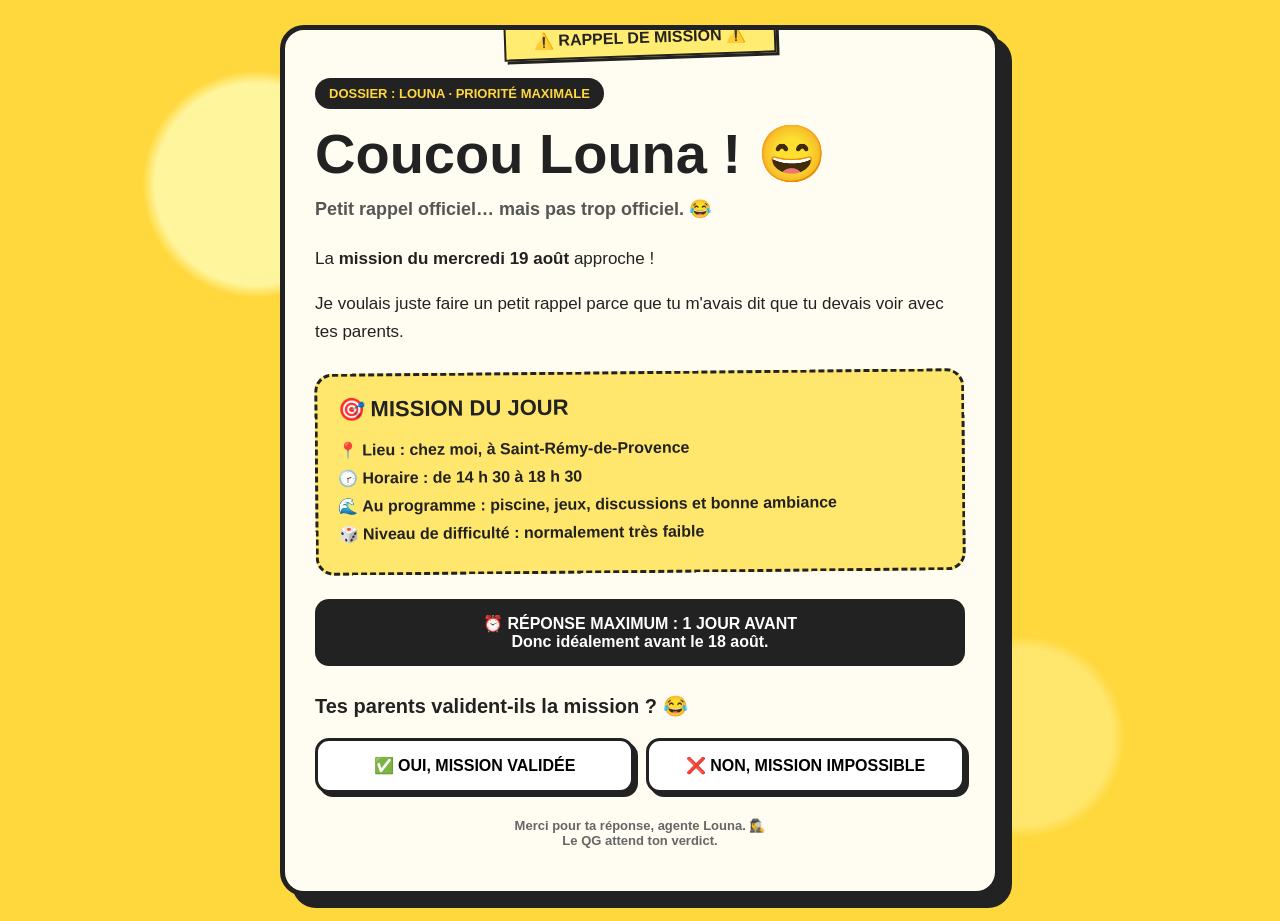
<file: rappel-louna.html>
<!DOCTYPE html>
<html lang="fr">
<head>
<meta charset="UTF-8">
<meta name="viewport" content="width=device-width, initial-scale=1.0">
<title>Mission du 19 août — Rappel</title>
<style>
*{box-sizing:border-box}body{margin:0;min-height:100vh;font-family:Arial,Helvetica,sans-serif;background:radial-gradient(circle at 20% 20%,#fff59d 0 8%,transparent 9%),radial-gradient(circle at 80% 80%,#ffe66d 0 7%,transparent 8%),#ffd83d;color:#222;display:flex;justify-content:center;align-items:center;padding:25px}.letter{width:min(720px,100%);background:#fffdf2;border:5px solid #222;border-radius:24px;box-shadow:12px 12px 0 #222;padding:30px;position:relative;overflow:hidden}.tape{position:absolute;top:-12px;left:50%;transform:translateX(-50%) rotate(-2deg);background:#ffec70;border:2px solid #222;padding:8px 28px;font-weight:900;box-shadow:3px 3px 0 #222}.badge{display:inline-block;background:#222;color:#ffd83d;padding:8px 14px;border-radius:999px;font-weight:900;font-size:13px;margin-top:18px}h1{font-size:clamp(32px,7vw,56px);line-height:.95;margin:18px 0 8px}.subtitle{font-size:18px;font-weight:800;color:#555;margin-bottom:25px}.message{font-size:17px;line-height:1.65}.mission{margin:25px 0;background:#ffe66d;border:3px dashed #222;border-radius:18px;padding:20px;transform:rotate(-.5deg)}.mission h2{margin-top:0;font-size:22px}.mission p{margin:9px 0;font-weight:700}.deadline{background:#222;color:white;border-radius:14px;padding:15px;margin:22px 0;font-weight:800;text-align:center}.question{font-size:20px;font-weight:900;margin-top:28px}.buttons{display:grid;grid-template-columns:1fr 1fr;gap:12px;margin-top:15px}button{border:3px solid #222;border-radius:14px;padding:15px;font-size:16px;font-weight:900;cursor:pointer;background:white;box-shadow:4px 4px 0 #222}button:hover{transform:translate(2px,2px);box-shadow:2px 2px 0 #222}.answer{display:none;margin-top:20px;padding:16px;border:3px solid #222;border-radius:15px;background:#fff}.footer{text-align:center;margin-top:25px;font-size:13px;font-weight:700;color:#666}@media(max-width:520px){.letter{padding:22px;box-shadow:7px 7px 0 #222}.buttons{grid-template-columns:1fr}}
</style>
</head>
<body>
<main class="letter">
<div class="tape">⚠️ RAPPEL DE MISSION ⚠️</div>
<span class="badge">DOSSIER : LOUNA · PRIORITÉ MAXIMALE</span>
<h1>Coucou Louna ! 😄</h1>
<p class="subtitle">Petit rappel officiel… mais pas trop officiel. 😂</p>

<div class="message">
<p>La <strong>mission du mercredi 19 août</strong> approche !</p>
<p>Je voulais juste faire un petit rappel parce que tu m'avais dit que tu devais voir avec tes parents.</p>
</div>

<section class="mission">
<h2>🎯 MISSION DU JOUR</h2>
<p>📍 <strong>Lieu :</strong> chez moi, à Saint-Rémy-de-Provence</p>
<p>🕝 <strong>Horaire :</strong> de 14 h 30 à 18 h 30</p>
<p>🌊 <strong>Au programme :</strong> piscine, jeux, discussions et bonne ambiance</p>
<p>🎲 <strong>Niveau de difficulté :</strong> normalement très faible</p>
</section>

<div class="deadline">
⏰ RÉPONSE MAXIMUM : 1 JOUR AVANT<br>
Donc idéalement avant le <strong>18 août</strong>.
</div>

<p class="question">Tes parents valident-ils la mission ? 😂</p>

<div class="buttons">
<button onclick="answer('yes',this)">✅ OUI, MISSION VALIDÉE</button>
<button onclick="answer('no',this)">❌ NON, MISSION IMPOSSIBLE</button>
</div>

<div id="answer" class="answer"></div>

<p class="footer">Merci pour ta réponse, agente Louna. 🕵️‍♀️<br>Le QG attend ton verdict.</p>
</main>

<script>
const API="https://invitation-api.ethan-galea1000.workers.dev";
const INVITE_ID="rappel_louna_2026";
async function answer(type,button){
 const name="Louna";
 const buttons=document.querySelectorAll(".actions button, .buttons button");buttons.forEach(b=>b.disabled=true);
 const msg=document.getElementById("msg")||document.getElementById("answer");
 if(msg){msg.style.display="block";msg.textContent="Enregistrement de ta réponse…";}
 try{
  const r=await fetch(API+"/api/invitations/"+encodeURIComponent(INVITE_ID)+"/responses",{method:"POST",cache:"no-store",headers:{"Content-Type":"application/json"},body:JSON.stringify({answer:type,name,count:1,note:"",custom:""})});
  const j=await r.json();if(!r.ok)throw new Error(j.error||"Erreur");
  if(msg){msg.style.display="block";msg.textContent=type==="yes"?"🎉 Mission validée ! Le QG est officiellement prévenu.":"😢 Mission annulée… Le QG accuse réception. Merci d’avoir répondu !";}
 }catch(e){
  if(msg){msg.style.display="block";msg.textContent="Impossible d'enregistrer la réponse : "+e.message;}
  buttons.forEach(b=>b.disabled=false);
 }
}
</script>
</body>
</html>
</file>
<file: style.css>
*{box-sizing:border-box}body{margin:0;background:#0b0d12;color:#f4f5f7;font:15px Inter,system-ui,-apple-system,sans-serif}.topbar{height:72px;border-bottom:1px solid #252934;display:flex;align-items:center;justify-content:space-between;padding:0 5vw;position:sticky;top:0;background:#0b0d12ee;backdrop-filter:blur(16px);z-index:5}.brand{color:#fff;text-decoration:none;font-weight:800;font-size:20px}.brand span{color:#8f8cff}.top-actions{display:flex;gap:10px}.primary,.ghost{border-radius:10px;padding:10px 16px;color:#fff}.primary{background:#756ff5;box-shadow:0 8px 25px #756ff522}.ghost{background:#171a22;border:1px solid #2a2e38}.large{padding:13px 22px}.layout{max-width:1450px;margin:auto;display:grid;grid-template-columns:minmax(400px,650px) minmax(360px,1fr);gap:60px;padding:45px 5vw}.hero{margin-bottom:25px}.eyebrow,.preview-head,.invite-label,.section-title span{font-size:11px;letter-spacing:.16em;color:#8f8cff;font-weight:800}.hero h1{font-size:clamp(34px,5vw,58px);line-height:1.02;margin:12px 0}.hero p:not(.eyebrow){color:#9ea4b1;line-height:1.6;max-width:600px}.tabs{display:flex;gap:6px;border-bottom:1px solid #252934;margin-bottom:14px}.tab{background:none;color:#858b98;padding:12px 15px;border-bottom:2px solid transparent}.tab.active{color:#fff;border-color:#756ff5}.tab-panel{display:none}.tab-panel.active{display:block}.card,.share-card{background:#11141b;border:1px solid #252934;border-radius:18px;padding:24px;margin:15px 0}.section-title{display:flex;gap:12px;align-items:center;margin-bottom:20px}.section-title h2{font-size:17px;margin:0}.grid2{display:grid;grid-template-columns:1fr 1fr;gap:14px}label{display:block;color:#aeb3bf;font-size:13px;margin:14px 0}input,textarea,select{display:block;width:100%;margin-top:7px;background:#0b0d12;color:#fff;border:1px solid #2b303a;border-radius:9px;padding:12px;outline:none}input:focus,textarea:focus,select:focus{border-color:#756ff5}input[type=color]{height:46px;padding:4px;cursor:pointer}textarea{min-height:90px;resize:vertical}.themes{display:grid;grid-template-columns:repeat(3,1fr);gap:8px}.theme{background:#181b23;color:#b8bdc8;border:1px solid #292e39;border-radius:9px;padding:10px}.theme.active{border-color:#756ff5;color:#fff}.theme i{display:block;height:22px;border-radius:5px;margin-bottom:6px;background:#24263b}.theme[data-theme=paper] i{background:#e9e0d0}.theme[data-theme=sunset] i{background:linear-gradient(90deg,#ec6b55,#6d4ccf)}.theme[data-theme=forest] i{background:#294d3d}.theme[data-theme=ocean] i{background:#1b6075}.theme[data-theme=lavender] i{background:#745c98}.check{display:flex;align-items:center;gap:9px}.check input{width:auto;margin:0}.hint{color:#737b89;font-size:11px;line-height:1.5}.save-row{display:flex;gap:10px;margin:20px 0}.preview-area{position:sticky;top:100px;height:max-content}.preview-head{display:flex;justify-content:space-between;align-items:center;margin-bottom:12px;color:#8d93a0}.small{padding:7px 11px;font-size:12px}.phone{max-width:430px;margin:auto;background:#191c24;border:7px solid #191c24;border-radius:30px;box-shadow:0 30px 80px #0008;overflow:hidden}.invitation{min-height:700px;padding:35px 27px 30px;text-align:center;display:flex;flex-direction:column;align-items:center;justify-content:center;position:relative;--accent:#756ff5}.theme-midnight{background:radial-gradient(circle at 50% 0,#29294d,#10121b 55%)}.theme-paper{background:#eee4d3;color:#26221e}.theme-sunset{background:linear-gradient(145deg,#4d2847,#cf725b)}.theme-forest{background:linear-gradient(145deg,#13251e,#315444)}.theme-ocean{background:linear-gradient(145deg,#0b2834,#26728a)}.theme-lavender{background:linear-gradient(145deg,#30243e,#795f91)}.sparkles{opacity:.65;font-size:14px}.cover-image{width:100%;max-height:150px;border-radius:14px;background-position:center;background-size:cover;margin-bottom:15px;display:none}.invitation h2{font:700 43px Georgia,serif;line-height:1.05;margin:12px 0 10px}.font-modern h2{font-family:system-ui,sans-serif}.font-elegant h2{font-family:Georgia,serif;font-style:italic}.font-mono h2{font-family:monospace}.subtitle{font-size:12px;opacity:.7;margin:3px 0}.divider{width:45px;height:2px;background:var(--accent);margin:12px}.message{max-width:310px;line-height:1.6;color:#c6cad4}.theme-paper .message{color:#5d554c}.event-info{width:100%;margin:25px 0;display:grid;gap:10px}.event-info div{padding:12px;border-top:1px solid #ffffff20}.event-info small{display:block;font-size:9px;letter-spacing:.14em;opacity:.65;margin-bottom:4px}.event-info strong{font-size:14px;word-break:break-word}.details{font-size:13px;opacity:.75;max-width:300px}.rsvp-box{margin-top:18px;width:100%;padding:14px;background:#ffffff0b;border:1px solid #ffffff15;border-radius:12px}.rsvp-box strong{font-size:12px}.rsvp-buttons{display:flex;gap:7px;margin-top:9px}.rsvp-buttons button{flex:1;padding:9px;border-radius:8px;background:var(--accent);color:white;font-size:11px}.rsvp-buttons button:last-child{background:#ffffff12}.host{font-size:11px;opacity:.65;margin-top:25px}.contact{font-size:10px;opacity:.6;word-break:break-word}.compact{min-height:590px;padding-top:25px}.compact .event-info{margin:12px 0}.share-card{max-width:430px;margin:20px auto}.share-card p{color:#9197a4;font-size:12px;line-height:1.5}.full{width:100%;margin-top:8px}.modal,.response-modal{position:fixed;inset:0;background:#0009;display:grid;place-items:center;padding:20px;z-index:10}.hidden{display:none}.modal-card{background:#12151c;border:1px solid #292e39;border-radius:18px;padding:25px;width:min(520px,100%);max-height:85vh;overflow:auto;position:relative}.close{position:absolute;right:16px;top:12px;background:none;color:#aaa;font-size:25px}.saved{display:flex;justify-content:space-between;align-items:center;padding:14px;border:1px solid #282d37;border-radius:10px;margin:8px 0}.saved small{display:block;color:#858b98;margin-top:3px}.response-actions{display:flex;gap:8px;margin-top:16px}.response-actions button{flex:1}.toast{position:fixed;bottom:25px;left:50%;transform:translateX(-50%) translateY(20px);background:#f4f5f7;color:#111;padding:11px 17px;border-radius:9px;opacity:0;transition:.25s;z-index:20}.toast.show{opacity:1;transform:translateX(-50%)}@media(max-width:900px){.layout{grid-template-columns:1fr;gap:30px;padding:30px 18px}.preview-area{position:static}.hero h1{font-size:42px}.topbar{padding:0 18px}.top-actions .ghost{display:none}}@media(max-width:480px){.themes{grid-template-columns:1fr 1fr}.grid2{grid-template-columns:1fr}.phone{border-width:4px}.invitation{min-height:620px}.topbar{height:62px}}
</file>
